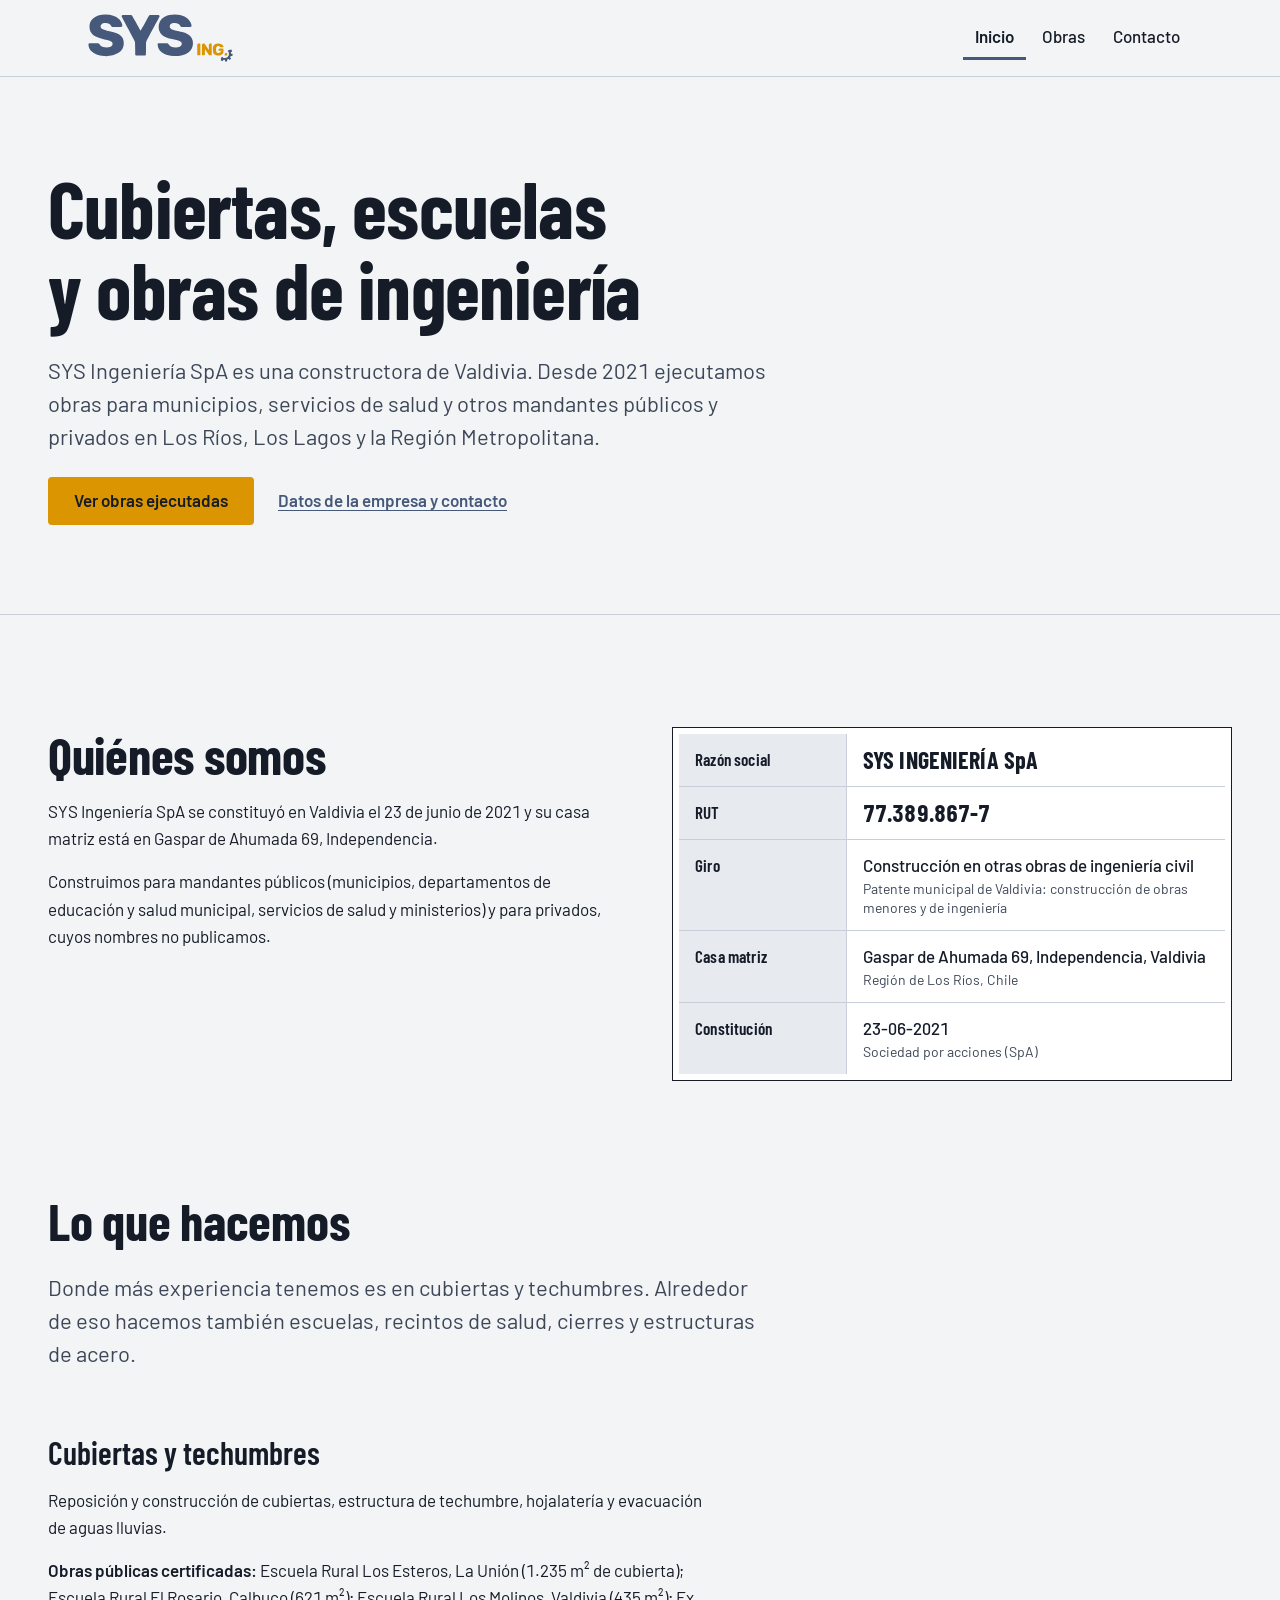
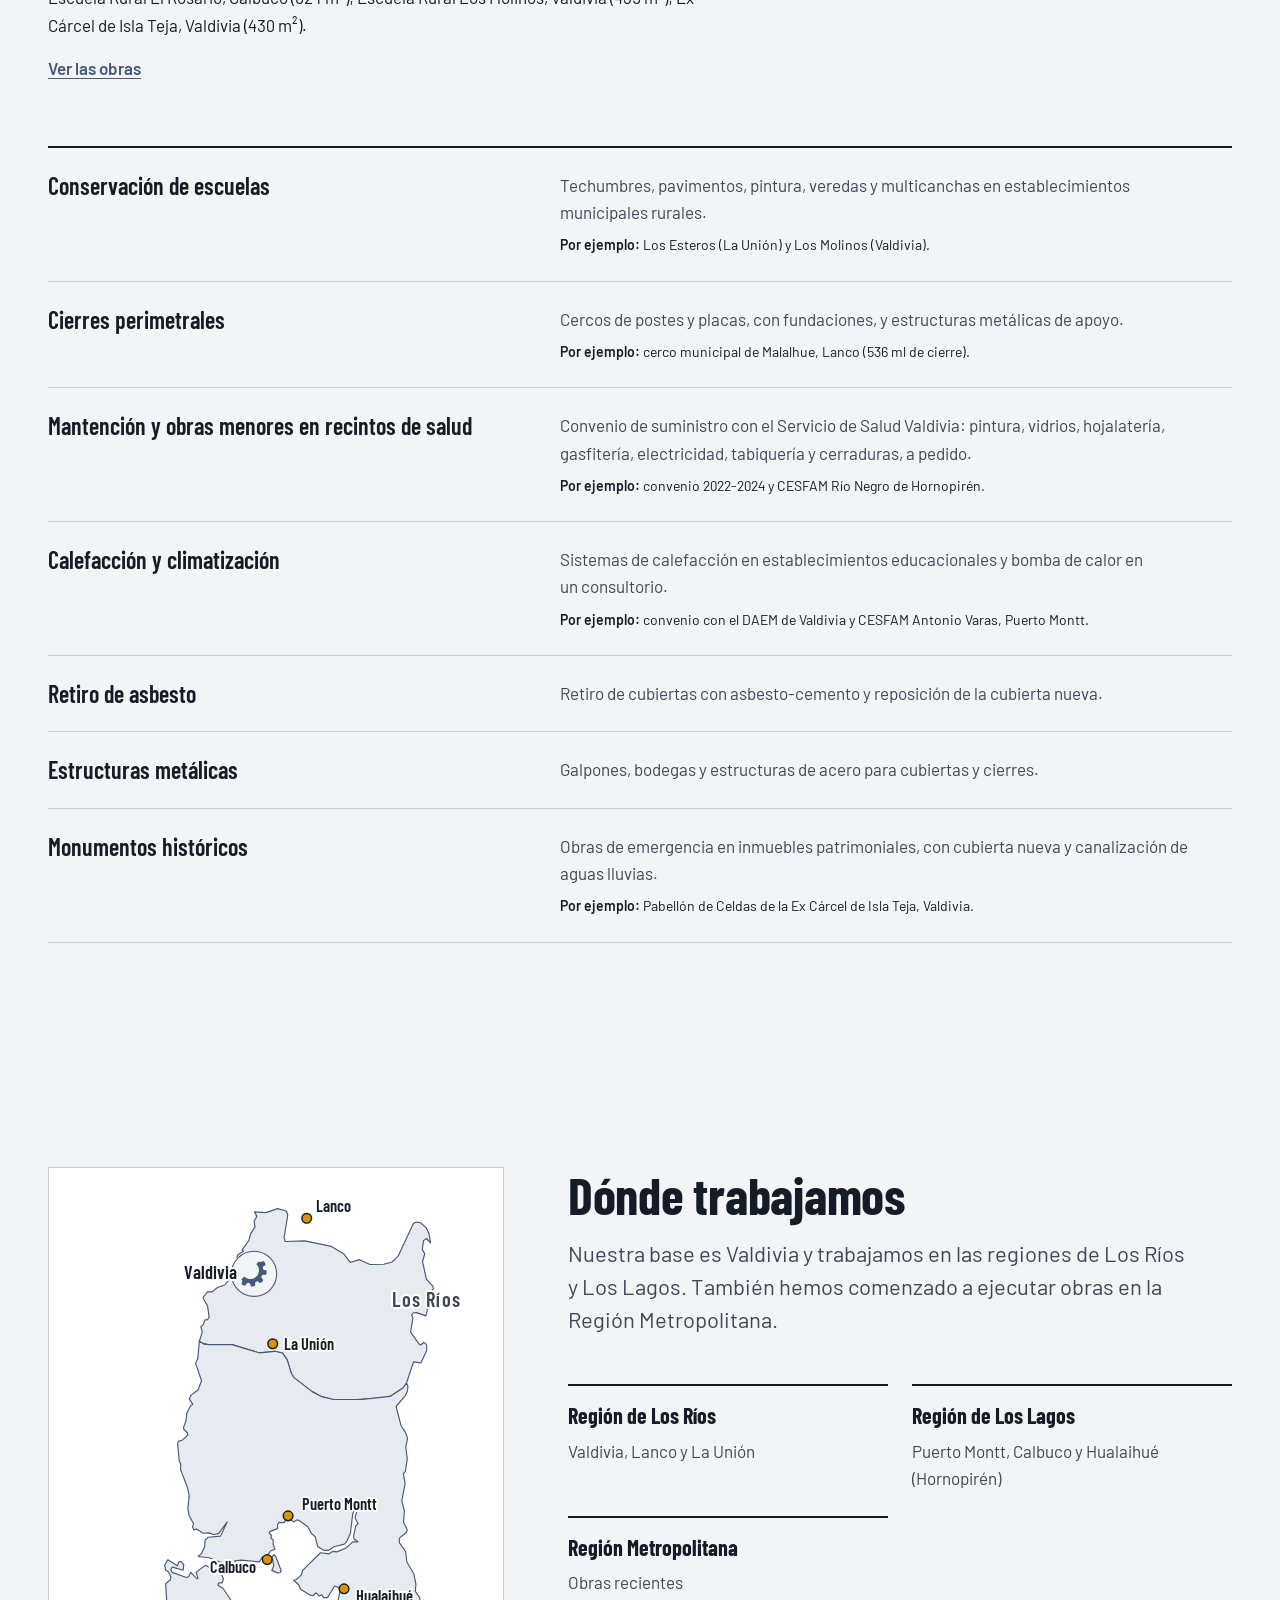
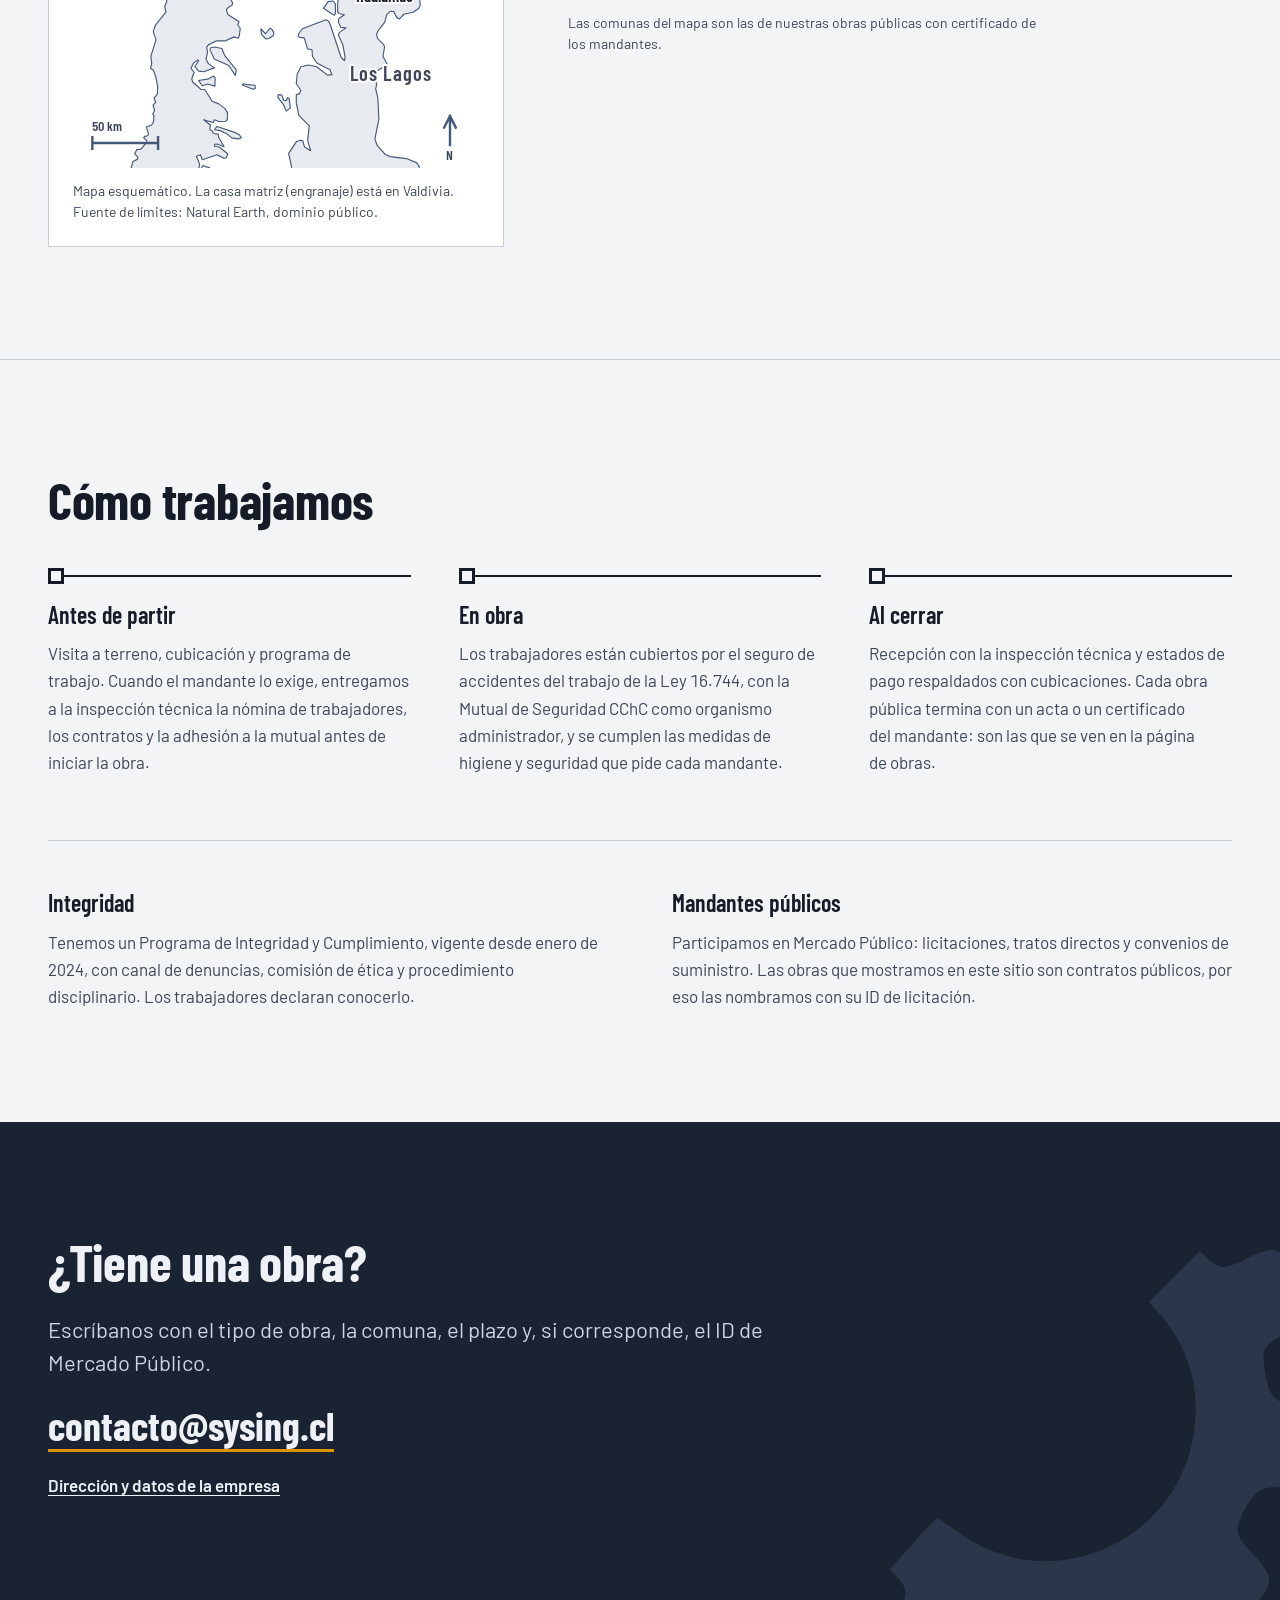
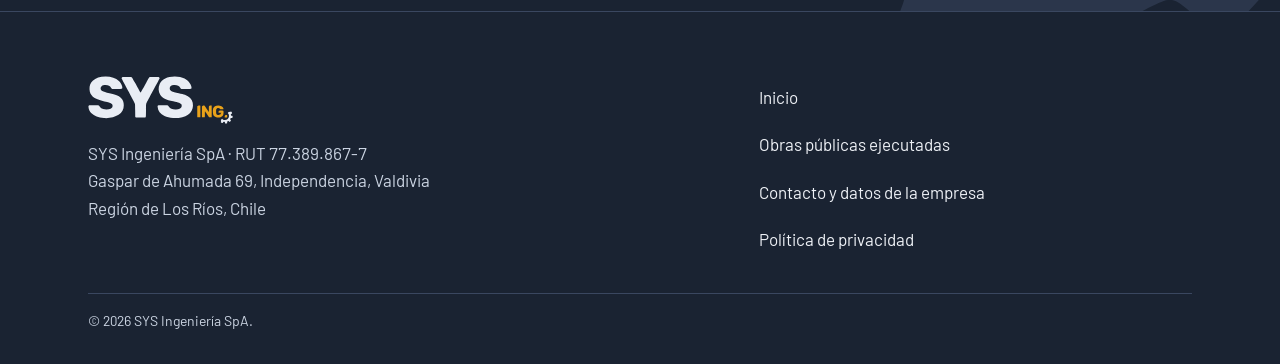
<file: index.html>
<!doctype html>
<html lang="es-CL">
<head>
<meta charset="utf-8">
<meta name="viewport" content="width=device-width,initial-scale=1">
<title>SYS Ingeniería SpA | Constructora en Valdivia, Los Ríos y Los Lagos</title>
<meta name="description" content="SYS Ingeniería SpA, constructora de Valdivia. Cubiertas y techumbres, conservación de escuelas, cierres perimetrales y obras en recintos de salud en Los Ríos y Los Lagos.">
<meta name="robots" content="index,follow">
<meta name="theme-color" content="#F2F4F6" media="(prefers-color-scheme: light)">
<meta name="theme-color" content="#10151D" media="(prefers-color-scheme: dark)">
<link rel="canonical" href="https://sysing.cl/">
<link rel="icon" href="assets/img/favicon.svg" type="image/svg+xml">
<link rel="icon" href="assets/img/favicon-32.png" sizes="32x32" type="image/png">
<link rel="apple-touch-icon" href="assets/img/apple-touch-icon.png">
<link rel="preload" href="assets/fonts/barlow-condensed-700.woff2" as="font" type="font/woff2" crossorigin>
<link rel="preload" href="assets/fonts/barlow-400.woff2" as="font" type="font/woff2" crossorigin>
<link rel="stylesheet" href="assets/css/sitio.css">
<meta property="og:type" content="website">
<meta property="og:locale" content="es_CL">
<meta property="og:site_name" content="SYS Ingeniería SpA">
<meta property="og:title" content="SYS Ingeniería SpA | Constructora en Valdivia, Los Ríos y Los Lagos">
<meta property="og:description" content="SYS Ingeniería SpA, constructora de Valdivia. Cubiertas y techumbres, conservación de escuelas, cierres perimetrales y obras en recintos de salud en Los Ríos y Los Lagos.">
<meta property="og:url" content="https://sysing.cl/">
<meta property="og:image" content="https://sysing.cl/assets/img/og-image.png">
<meta property="og:image:width" content="1200">
<meta property="og:image:height" content="630">
<meta property="og:image:alt" content="Logo de SYS Ingeniería SpA junto a un dibujo técnico de una cercha">
<meta name="twitter:card" content="summary_large_image">

<script type="application/ld+json">{"@context":"https://schema.org","@graph":[{"@type":["Organization","GeneralContractor"],"@id":"https://sysing.cl/#organizacion","email":"contacto@sysing.cl","name":"SYS Ingeniería SpA","legalName":"SYS INGENIERÍA SpA","taxID":"77.389.867-7","foundingDate":"2021-06-23","url":"https://sysing.cl/","logo":"https://sysing.cl/assets/img/logo-sys.svg","image":"https://sysing.cl/assets/img/og-image.png","description":"Constructora de Valdivia. Cubiertas y techumbres, conservación de escuelas, cierres perimetrales y obras menores en recintos de salud para mandantes públicos y privados en Los Ríos, Los Lagos y la Región Metropolitana.","address":{"@type":"PostalAddress","streetAddress":"Gaspar de Ahumada 69, Independencia","addressLocality":"Valdivia","addressRegion":"Región de Los Ríos","addressCountry":"CL"},"areaServed":[{"@type":"AdministrativeArea","name":"Región de Los Ríos"},{"@type":"AdministrativeArea","name":"Región de Los Lagos"}],"knowsAbout":["Cubiertas y techumbres","Conservación de establecimientos educacionales","Cierres perimetrales","Obras menores en recintos de salud","Calefacción","Estructuras metálicas"]},{"@type":"WebSite","@id":"https://sysing.cl/#sitio","url":"https://sysing.cl/","name":"SYS Ingeniería SpA","inLanguage":"es-CL","publisher":{"@id":"https://sysing.cl/#organizacion"}}]}</script>
</head>
<body style="font-variant-numeric:tabular-nums lining-nums">
<a class="salto" href="#contenido">Saltar al contenido</a>
<header class="cab">
  <div class="wrap">
    <a class="logo" href="index.html" aria-label="SYS Ingeniería SpA, inicio">
      <picture><source media="(prefers-color-scheme: dark)" srcset="assets/img/logo-sys-oscuro.svg"><img src="assets/img/logo-sys.svg" width="145" height="48" alt="SYS Ingeniería SpA"></picture>
    </a>
    <nav class="nav" aria-label="Principal"><a href="index.html" aria-current="page">Inicio</a><a href="obras.html">Obras</a><a href="contacto.html">Contacto</a></nav>
  </div>
</header>
<main id="contenido">

<section class="hero" aria-labelledby="h-hero">
  <div class="wrap">
    <div class="hero-txt">
      <h1 id="h-hero">Cubiertas, escuelas y obras de ingeniería</h1>
      <p class="lead">SYS Ingeniería SpA es una constructora de Valdivia. Desde 2021 ejecutamos obras para municipios, servicios de salud y otros mandantes públicos y privados en Los Ríos, Los Lagos y la Región Metropolitana.</p>
      <div class="acciones">
        <a class="btn btn-pri" href="obras.html">Ver obras ejecutadas</a>
        <a class="enlace-fuerte" href="contacto.html">Datos de la empresa y contacto</a>
      </div>
    </div>
  </div>
</section>

<section class="sec" id="quienes-somos" aria-labelledby="h-quienes" style="border-top:1px solid var(--line)">
  <div class="wrap dos">
    <div class="a6 texto">
      <h2 id="h-quienes">Quiénes somos</h2>
      <p>SYS Ingeniería SpA se constituyó en Valdivia el 23 de junio de 2021 y su casa matriz está en Gaspar de Ahumada 69, Independencia.</p>
      <p>Construimos para mandantes públicos (municipios, departamentos de educación y salud municipal, servicios de salud y ministerios) y para privados, cuyos nombres no publicamos.</p>
    </div>
    <div class="a6">
      <dl class="datos" aria-label="Datos de la empresa">
        <div><dt>Razón social</dt><dd class="grande">SYS INGENIERÍA SpA</dd></div>
        <div><dt>RUT</dt><dd class="num grande">77.389.867-7</dd></div>
        <div><dt>Giro</dt><dd>Construcción en otras obras de ingeniería civil<small>Patente municipal de Valdivia: construcción de obras menores y de ingeniería</small></dd></div>
        <div><dt>Casa matriz</dt><dd>Gaspar de Ahumada 69, Independencia, Valdivia<small>Región de Los Ríos, Chile</small></dd></div>
        <div><dt>Constitución</dt><dd class="num">23-06-2021<small>Sociedad por acciones (SpA)</small></dd></div>
      </dl>
    </div>
  </div>
</section>

<section class="sec" id="especialidades" aria-labelledby="h-esp" style="padding-top:0">
  <div class="wrap">
    <h2 id="h-esp">Lo que hacemos</h2>
    <p class="lead" style="margin-bottom:var(--s8)">Donde más experiencia tenemos es en cubiertas y techumbres. Alrededor de eso hacemos también escuelas, recintos de salud, cierres y estructuras de acero.</p>

    <div class="destacada">
      <div class="tx texto">
        <h3 style="font-size:2rem">Cubiertas y techumbres</h3>
        <p>Reposición y construcción de cubiertas, estructura de techumbre, hojalatería y evacuación de aguas lluvias.</p>
        <p><b>Obras públicas certificadas:</b> Escuela Rural Los Esteros, La Unión (1.235 m² de cubierta); Escuela Rural El Rosario, Calbuco (621 m²); Escuela Rural Los Molinos, Valdivia (435 m²); Ex Cárcel de Isla Teja, Valdivia (430 m²).</p>
        <a class="enlace-fuerte" href="obras.html">Ver las obras</a>
      </div>
    </div>

    <ul class="partidas">
      <li><h3>Conservación de escuelas</h3><div><p>Techumbres, pavimentos, pintura, veredas y multicanchas en establecimientos municipales rurales.</p><span class="ej"><b>Por ejemplo:</b> Los Esteros (La Unión) y Los Molinos (Valdivia).</span></div></li>
      <li><h3>Cierres perimetrales</h3><div><p>Cercos de postes y placas, con fundaciones, y estructuras metálicas de apoyo.</p><span class="ej"><b>Por ejemplo:</b> cerco municipal de Malalhue, Lanco (536 ml de cierre).</span></div></li>
      <li><h3>Mantención y obras menores en recintos de salud</h3><div><p>Convenio de suministro con el Servicio de Salud Valdivia: pintura, vidrios, hojalatería, gasfitería, electricidad, tabiquería y cerraduras, a pedido.</p><span class="ej"><b>Por ejemplo:</b> convenio 2022-2024 y CESFAM Río Negro de Hornopirén.</span></div></li>
      <li><h3>Calefacción y climatización</h3><div><p>Sistemas de calefacción en establecimientos educacionales y bomba de calor en un consultorio.</p><span class="ej"><b>Por ejemplo:</b> convenio con el DAEM de Valdivia y CESFAM Antonio Varas, Puerto Montt.</span></div></li>
      <li><h3>Retiro de asbesto</h3><div><p>Retiro de cubiertas con asbesto-cemento y reposición de la cubierta nueva.</p></div></li>
      <!-- PENDIENTE-ALEX: antes de mantener "Retiro de asbesto" confirmar que SYS cuenta con la autorización sanitaria y el plan de trabajo vigentes exigidos para ese retiro; no hay certificado de asbesto en los antecedentes (solo órdenes de compra de subcontratos). -->
      <li><h3>Estructuras metálicas</h3><div><p>Galpones, bodegas y estructuras de acero para cubiertas y cierres.</p></div></li>
      <li><h3>Monumentos históricos</h3><div><p>Obras de emergencia en inmuebles patrimoniales, con cubierta nueva y canalización de aguas lluvias.</p><span class="ej"><b>Por ejemplo:</b> Pabellón de Celdas de la Ex Cárcel de Isla Teja, Valdivia.</span></div></li>
    </ul>
  </div>
</section>



<section class="sec" id="zonas" aria-labelledby="h-zonas">
  <div class="wrap dos">
    <div class="a5">
      <figure class="marco" style="margin:0">
        <svg class="mapa" viewBox="0 0 420 596" role="img" aria-labelledby="t-mapa"><title id="t-mapa">Mapa esquemático de las regiones de Los Ríos y Los Lagos con las comunas donde SYS ejecutó obras públicas</title><defs><clipPath id="cm"><rect width="420" height="596"/></clipPath></defs><g clip-path="url(#cm)"><path class="m-reg" d="M369.9 52.8L365.8 48.1L362.6 50.3L361.4 59.6L363.9 63.9L361.6 71.9L365.6 90.2L372.2 97.4L372.7 99.6L367.6 112.5L365.5 114.6L366.5 122.4L365.1 128.1L355.7 124.8L351.8 125.2L350.3 127.2L351.6 130.7L349.2 144.9L358.4 157.9L359.8 158.3L362.6 155.7L364.8 156.7L366.1 159.1L365.7 164.5L359.9 176.8L352.3 175.8L345.0 197.6L341.4 202.8L327.9 211.5L321.2 213.0L284.1 215.2L269.4 214.7L257.2 211.7L247.4 206.5L228.6 192.0L225.9 187.8L221.5 173.4L216.5 166.5L208.7 164.8L193.0 166.5L164.5 157.9L139.9 157.9L132.4 156.1L130.7 154.4L133.8 144.7L132.2 139.6L134.6 137.5L136.5 132.3L139.1 132.1L140.8 129.7L139.2 117.8L134.6 109.9L134.9 108.5L139.2 103.3L143.9 103.3L149.5 98.8L157.0 96.2L162.7 89.0L165.3 87.8L168.4 89.6L171.0 99.5L172.7 98.2L173.0 91.7L170.1 83.6L172.7 74.4L169.6 67.1L170.7 64.6L176.4 61.3L175.0 59.9L181.9 50.2L183.6 43.6L188.3 36.1L187.3 30.2L190.2 25.2L187.7 20.5L199.5 21.3L211.7 17.2L220.6 19.6L222.2 23.8L218.4 46.9L219.5 51.2L239.7 50.5L267.3 56.3L280.0 63.8L286.8 72.9L296.3 70.0L307.3 75.0L321.5 74.7L330.1 72.4L336.3 66.4L352.1 32.6L355.3 31.0L359.7 31.9L365.4 37.1L368.3 43.2L369.9 52.8Z"/><path class="m-reg" d="M355.4 415.0L358.8 419.9L359.1 427.7L357.6 430.8L351.7 434.7L342.3 436.8L337.8 441.7L335.1 440.3L331.7 434.0L328.1 433.9L324.7 436.9L322.5 444.9L315.0 454.8L314.0 458.4L315.4 462.3L321.3 467.9L322.3 470.7L320.7 480.5L324.7 487.7L324.4 489.1L315.3 495.0L312.9 499.1L312.3 504.5L314.3 509.2L313.1 514.0L315.4 523.7L316.4 545.4L312.3 565.8L314.5 572.3L323.0 581.9L328.1 584.1L344.9 586.1L355.3 590.3L358.4 594.7L356.7 600.0L357.5 610.5L356.3 612.3L351.3 611.2L340.3 614.6L339.1 621.5L335.9 625.1L336.4 630.4L334.3 632.9L336.3 634.9L339.8 633.8L344.1 635.8L345.2 641.2L342.6 645.1L343.5 647.3L351.8 648.1L361.6 656.8L362.2 669.2L351.5 675.5L349.7 680.4L350.1 682.8L352.2 683.8L357.0 682.4L356.2 691.0L360.0 693.7L367.8 705.8L366.7 710.8L358.1 723.7L352.3 716.9L332.9 710.9L319.1 710.5L314.5 708.8L307.3 698.8L298.5 691.5L299.5 685.6L289.7 676.6L281.4 676.8L270.7 682.6L265.4 683.3L257.8 679.6L242.0 675.5L235.5 662.0L232.8 663.7L229.8 671.0L224.1 669.7L210.9 676.1L209.4 674.0L210.7 671.0L217.1 666.5L218.7 659.7L226.4 657.7L225.1 654.8L218.2 655.6L212.7 654.5L203.0 635.5L206.0 623.7L206.1 613.7L209.3 609.5L225.6 601.5L226.1 594.7L223.1 580.8L231.0 568.8L235.5 567.1L237.8 568.1L239.5 574.2L245.8 578.0L242.8 567.3L244.4 552.3L233.6 541.5L231.0 528.4L231.0 520.2L234.3 518.9L235.7 515.4L231.0 508.7L231.9 498.9L235.7 491.1L243.6 489.3L252.0 491.1L263.4 499.8L268.0 499.3L265.8 494.2L252.2 487.2L247.7 480.3L247.3 473.6L242.6 472.6L239.2 461.2L234.5 460.8L233.1 459.5L233.4 457.0L237.3 451.8L261.7 442.5L264.2 443.8L265.9 446.9L277.4 481.6L280.8 484.9L281.5 481.4L279.2 468.5L274.6 458.6L275.4 455.8L282.4 450.9L277.0 450.4L274.6 445.1L275.1 441.3L280.8 437.3L275.2 436.0L273.8 434.3L273.8 424.8L276.5 411.4L274.2 408.9L270.5 407.6L263.3 419.7L259.1 419.7L257.3 416.5L254.9 418.1L251.2 414.6L248.6 417.4L245.5 417.1L235.4 410.9L233.4 406.3L228.3 401.6L231.2 400.8L236.4 396.1L237.3 391.7L256.0 373.2L264.5 374.4L268.5 371.8L273.0 372.3L282.0 368.6L289.4 361.9L294.8 361.9L290.8 358.9L290.2 356.6L292.5 345.4L294.8 343.2L291.7 337.0L295.1 325.3L294.8 321.6L292.7 319.6L290.7 320.2L290.1 322.5L292.5 325.7L289.4 332.9L286.9 353.2L283.0 361.7L280.8 364.3L270.1 367.0L264.2 370.8L260.0 370.8L253.2 367.1L250.5 356.6L246.6 353.2L243.0 346.2L233.5 339.5L231.1 339.4L228.7 341.3L221.6 337.0L218.2 342.0L213.2 341.8L211.6 344.0L211.6 348.2L203.9 351.1L203.0 352.6L205.4 355.7L204.5 357.7L207.2 360.2L206.9 364.5L209.0 369.4L204.4 371.4L199.6 378.0L196.0 377.4L192.8 382.6L174.4 380.9L167.2 381.5L168.8 384.6L166.3 383.8L159.5 385.7L140.8 378.4L129.4 377.1L133.0 373.8L136.2 367.0L136.6 360.3L139.7 357.2L152.7 356.0L159.5 341.2L150.8 353.2L145.8 354.6L140.8 352.6L134.7 353.0L127.7 348.7L125.1 349.5L123.7 346.5L124.7 343.1L120.1 334.6L118.8 327.8L120.2 314.3L118.6 306.2L111.3 287.2L111.5 281.6L109.9 278.4L108.2 260.0L109.2 258.0L113.3 256.5L118.7 251.5L118.5 249.3L114.8 245.7L114.3 243.6L116.8 237.0L117.8 228.6L121.7 221.2L123.9 219.7L120.2 213.8L122.5 209.9L129.3 204.9L133.0 195.3L126.8 177.3L129.1 172.1L130.7 154.4L135.2 157.3L139.9 157.9L164.5 157.9L193.0 166.5L208.7 164.8L216.5 166.5L221.5 173.4L225.9 187.8L228.6 192.0L247.4 206.5L257.2 211.7L269.4 214.7L299.2 214.5L327.9 211.5L341.4 202.8L345.0 197.6L346.5 200.7L345.9 206.2L343.6 210.9L334.2 221.9L339.3 241.5L343.8 248.4L346.1 254.8L344.2 264.0L345.8 276.0L343.8 289.3L341.7 291.2L343.6 301.7L340.1 319.6L342.8 330.0L341.9 341.5L345.8 349.7L344.7 352.3L337.6 358.1L337.6 362.7L344.1 372.1L345.4 382.8L352.6 395.0L354.8 405.9L354.1 413.0L355.4 415.0ZM146.3 556.3L148.9 552.9L167.9 559.3L172.0 561.5L174.2 564.6L171.2 565.7L164.6 565.0L158.6 560.1L152.2 557.2L146.3 556.3ZM147.0 502.5L146.8 511.2L139.4 509.0L133.8 510.8L130.0 505.4L140.4 503.6L145.2 500.8L147.0 502.5ZM168.9 494.4L167.9 500.1L161.2 489.8L146.1 483.2L141.7 473.4L142.3 471.5L146.8 470.7L154.0 472.3L156.8 479.3L168.9 494.4ZM205.7 452.4L207.5 455.3L207.4 458.7L202.5 461.9L199.6 462.4L195.0 457.7L194.4 451.9L199.2 457.0L203.6 451.4L205.7 452.4ZM267.6 436.3L259.1 430.7L263.9 423.7L269.0 423.1L271.4 426.1L271.5 436.0L270.4 437.8L267.6 436.3ZM64.2 608.5L60.9 610.0L59.1 606.6L56.6 605.3L55.9 601.9L59.5 598.7L62.0 589.1L66.8 586.7L67.2 584.8L63.8 581.1L66.1 576.8L70.4 576.3L76.1 569.4L76.3 567.5L73.1 564.6L74.1 563.1L77.3 562.5L78.1 560.5L75.8 553.4L81.4 551.4L83.2 548.2L83.8 541.9L82.6 540.1L84.4 536.4L82.8 530.8L85.5 527.9L83.8 523.5L87.2 519.6L87.6 511.8L85.8 502.3L83.2 494.7L80.2 492.6L81.4 488.0L80.6 480.2L85.9 463.1L83.0 455.1L84.1 451.5L85.5 447.7L96.1 434.7L94.9 428.6L97.0 423.8L95.9 406.7L96.1 405.0L100.8 401.1L101.2 398.1L98.7 392.9L95.7 391.3L94.9 385.7L98.1 380.5L107.9 386.7L109.6 382.6L111.6 382.2L114.6 385.6L114.0 391.3L102.9 388.1L101.1 390.5L102.6 393.5L117.4 398.8L119.6 398.0L121.9 393.4L128.3 400.2L129.4 399.4L127.4 393.6L131.0 390.4L137.2 386.2L143.6 389.8L145.4 385.8L150.1 384.6L154.7 390.9L156.7 389.9L158.7 390.9L153.5 395.4L155.6 400.2L154.3 404.3L150.9 404.3L150.0 406.8L155.1 409.9L164.9 424.4L164.9 427.1L159.6 430.6L158.7 432.6L160.2 437.0L171.8 444.6L170.3 447.7L173.0 451.3L172.0 459.3L170.7 461.7L166.5 460.2L157.9 464.3L148.5 464.3L140.1 468.5L138.3 470.9L139.2 476.6L137.5 483.4L140.1 487.9L146.3 492.3L135.3 496.3L130.1 495.6L126.0 491.1L129.9 484.9L129.1 484.0L124.6 487.2L122.1 492.7L125.3 496.8L122.9 503.6L123.8 506.9L132.2 514.4L136.5 514.9L143.9 526.8L150.3 529.3L157.0 534.2L159.8 538.6L159.6 545.9L157.8 547.5L150.8 547.8L146.3 545.9L145.1 548.8L135.3 545.9L142.3 551.7L141.5 556.3L144.3 557.5L145.1 560.2L150.1 560.8L150.9 564.6L156.3 573.9L149.0 571.1L146.6 571.3L146.2 573.4L151.2 574.1L160.0 581.1L158.7 585.3L156.2 585.7L148.9 582.1L133.8 587.3L131.8 582.1L127.6 583.8L131.0 591.7L130.0 597.6L131.1 600.2L136.5 604.9L140.1 610.4L140.1 612.7L138.5 613.8L132.6 613.8L139.4 618.9L139.7 620.9L138.3 623.5L132.7 625.2L124.9 620.3L124.8 627.8L121.7 626.6L119.5 629.9L116.1 629.6L110.2 621.0L105.2 621.7L103.1 624.6L99.2 621.0L96.1 620.7L93.2 622.8L92.5 626.6L87.4 619.8L83.4 617.6L79.4 618.1L77.7 615.8L68.9 614.3L64.2 608.5ZM205.7 391.4L207.7 386.7L205.9 377.0L208.1 375.3L209.6 376.9L215.3 391.5L214.6 393.6L211.6 394.0L205.7 391.4ZM73.4 618.8L73.6 624.6L76.0 627.2L76.0 628.3L73.5 629.0L73.0 630.5L69.9 629.0L71.1 620.5L73.4 618.8ZM137.2 594.4L141.2 595.5L142.2 600.6L140.6 602.9L137.6 600.9L134.1 598.6L133.2 594.9L134.6 593.2L137.2 594.4ZM214.6 520.0L216.2 520.7L217.8 525.8L220.4 526.3L222.0 523.1L223.6 524.2L224.9 533.7L220.6 537.0L217.5 530.0L211.9 522.8L212.2 520.2L214.6 520.0ZM180.8 509.7L188.3 510.3L188.6 513.3L186.1 514.4L175.2 510.0L176.6 508.7L180.8 509.7Z"/></g><text class="m-reg-txt" x="366" y="119" text-anchor="middle" transform="rotate(0)">Los Ríos</text><text class="m-reg-txt" x="329" y="506" text-anchor="middle">Los Lagos</text><circle class="m-pt" cx="241.8" cy="27.2" r="5"/><text class="m-txt" x="251.8" y="21.2" text-anchor="start">Lanco</text><circle class="m-pt" cx="206.6" cy="157.0" r="5"/><text class="m-txt" x="218.6" y="163.0" text-anchor="start">La Unión</text><circle class="m-pt" cx="222.5" cy="335.0" r="5"/><text class="m-txt" x="236.5" y="329.0" text-anchor="start">Puerto Montt</text><circle class="m-pt" cx="200.9" cy="380.3" r="5"/><text class="m-txt" x="188.9" y="394.3" text-anchor="end">Calbuco</text><circle class="m-pt" cx="280.4" cy="410.5" r="5"/><text class="m-txt" x="292.4" y="424.5" text-anchor="start">Hualaihué</text><g transform="translate(174.3 71.5) scale(0.2185) translate(-1366 -397)"><circle class="m-gear-bg" cx="1425.5" cy="457.0" r="107"/><path class="m-gear" d="M1410.1 516.2C1409.5 515.0 1408.7 512.0 1408.3 509.4C1407.5 503.4 1405.5 501.5 1399.3 500.6C1392.5 499.7 1391.4 500.4 1388.0 507.0C1384.3 514.4 1382.8 514.8 1373.7 510.2C1365.4 505.9 1364.7 504.3 1368.0 496.6C1370.5 490.6 1370.5 489.2 1367.9 486.4L1365.7 484.1L1372.0 477.0C1375.4 473.2 1378.4 470.0 1378.6 470.0C1378.8 470.0 1380.9 471.5 1383.3 473.3C1409.3 493.2 1446.5 476.2 1448.7 443.4C1449.5 432.5 1445.9 422.1 1438.9 414.5L1436.0 411.4L1443.0 404.5L1449.9 397.6L1452.3 399.8C1455.3 402.6 1456.9 402.6 1463.1 399.4C1470.3 395.8 1471.8 396.4 1476.3 404.0C1481.4 412.7 1481.1 415.6 1474.9 419.0C1467.1 423.2 1466.7 423.8 1467.5 429.5C1468.4 436.8 1470.1 438.7 1475.7 439.5C1485.8 440.9 1486.3 441.6 1484.8 452.4C1483.4 462.1 1482.0 463.4 1474.0 462.1C1467.4 461.0 1465.0 462.2 1462.0 468.0C1459.2 473.5 1459.4 474.7 1464.5 480.1C1470.4 486.4 1470.3 488.1 1463.3 495.2C1456.4 502.2 1455.2 502.3 1448.4 496.5C1442.3 491.2 1442.4 491.3 1436.0 494.5C1430.4 497.4 1430.6 496.9 1430.5 507.0C1430.5 515.9 1429.7 516.5 1418.3 517.6C1411.8 518.2 1411.1 518.1 1410.1 516.2Z"/></g><text class="m-txt m-txt-b" x="169.3" y="89.5" text-anchor="end">Valdivia</text><path class="t-str" d="M20 570h68M20 564v12M88 564v12"/><text class="m-txt-sub" x="20" y="558">50 km</text><path class="t-str" d="M390 572v-30M390 542l-6 12M390 542l6 12"/><text class="m-txt-sub" x="390" y="588" text-anchor="middle">N</text></svg>
        <figcaption class="small" style="margin-top:var(--s3)">Mapa esquemático. La casa matriz (engranaje) está en Valdivia. Fuente de límites: Natural Earth, dominio público.</figcaption>
      </figure>
    </div>
    <div class="a7 texto">
      <h2 id="h-zonas">Dónde trabajamos</h2>
      <p class="lead">Nuestra base es Valdivia y trabajamos en las regiones de Los Ríos y Los Lagos. También hemos comenzado a ejecutar obras en la Región Metropolitana.</p>
      <dl class="comunas">
        <div><dt>Región de Los Ríos</dt><dd>Valdivia, Lanco y La Unión</dd></div>
        <div><dt>Región de Los Lagos</dt><dd>Puerto Montt, Calbuco y Hualaihué (Hornopirén)</dd></div>
        <div><dt>Región Metropolitana</dt><dd>Obras recientes</dd></div>
      </dl>
      <p class="small">Las comunas del mapa son las de nuestras obras públicas con certificado de los mandantes. <!-- PENDIENTE-ALEX: la RM se menciona sin comunas porque no hay certificados de esas obras aún; agregar comunas cuando existan certificados. --></p>
    </div>
  </div>
</section>

<section class="sec" id="como-trabajamos" aria-labelledby="h-como" style="border-top:1px solid var(--line)">
  <div class="wrap">
    <h2 id="h-como">Cómo trabajamos</h2>
    <ol class="etapas">
      <li><h3>Antes de partir</h3><p>Visita a terreno, cubicación y programa de trabajo. Cuando el mandante lo exige, entregamos a la inspección técnica la nómina de trabajadores, los contratos y la adhesión a la mutual antes de iniciar la obra.</p></li>
      <li><h3>En obra</h3><p>Los trabajadores están cubiertos por el seguro de accidentes del trabajo de la Ley 16.744, con la Mutual de Seguridad CChC como organismo administrador, y se cumplen las medidas de higiene y seguridad que pide cada mandante.</p></li>
      <!-- PENDIENTE-ALEX: confirmar que la adhesión a la Mutual de Seguridad CChC está vigente (el último certificado de adhesión del Drive venció el 31-08-2025) y pedir el certificado de siniestralidad 2026 antes de publicar cifras de siniestralidad. -->
      <li><h3>Al cerrar</h3><p>Recepción con la inspección técnica y estados de pago respaldados con cubicaciones. Cada obra pública termina con un acta o un certificado del mandante: son las que se ven en la página de obras.</p></li>
    </ol>
    <div class="pares">
      <div><h3>Integridad</h3><p>Tenemos un Programa de Integridad y Cumplimiento, vigente desde enero de 2024, con canal de denuncias, comisión de ética y procedimiento disciplinario. Los trabajadores declaran conocerlo.</p></div>
      <!-- PENDIENTE-ALEX: el documento del programa de integridad se armó sobre una plantilla de otra empresa (portada y un párrafo con otro nombre). Corregir el .docx antes de mostrarlo a un mandante. -->
      <div><h3>Mandantes públicos</h3><p>Participamos en Mercado Público: licitaciones, tratos directos y convenios de suministro. Las obras que mostramos en este sitio son contratos públicos, por eso las nombramos con su ID de licitación.</p></div>
    </div>
  </div>
</section>

<section class="sec banda cierre" aria-labelledby="h-cierre">
  <svg class="deco" aria-hidden="true" focusable="false" viewBox="1363 394 125 126"><path fill-rule="evenodd" d="M1410.1 516.2C1409.5 515.0 1408.7 512.0 1408.3 509.4C1407.5 503.4 1405.5 501.5 1399.3 500.6C1392.5 499.7 1391.4 500.4 1388.0 507.0C1384.3 514.4 1382.8 514.8 1373.7 510.2C1365.4 505.9 1364.7 504.3 1368.0 496.6C1370.5 490.6 1370.5 489.2 1367.9 486.4L1365.7 484.1L1372.0 477.0C1375.4 473.2 1378.4 470.0 1378.6 470.0C1378.8 470.0 1380.9 471.5 1383.3 473.3C1409.3 493.2 1446.5 476.2 1448.7 443.4C1449.5 432.5 1445.9 422.1 1438.9 414.5L1436.0 411.4L1443.0 404.5L1449.9 397.6L1452.3 399.8C1455.3 402.6 1456.9 402.6 1463.1 399.4C1470.3 395.8 1471.8 396.4 1476.3 404.0C1481.4 412.7 1481.1 415.6 1474.9 419.0C1467.1 423.2 1466.7 423.8 1467.5 429.5C1468.4 436.8 1470.1 438.7 1475.7 439.5C1485.8 440.9 1486.3 441.6 1484.8 452.4C1483.4 462.1 1482.0 463.4 1474.0 462.1C1467.4 461.0 1465.0 462.2 1462.0 468.0C1459.2 473.5 1459.4 474.7 1464.5 480.1C1470.4 486.4 1470.3 488.1 1463.3 495.2C1456.4 502.2 1455.2 502.3 1448.4 496.5C1442.3 491.2 1442.4 491.3 1436.0 494.5C1430.4 497.4 1430.6 496.9 1430.5 507.0C1430.5 515.9 1429.7 516.5 1418.3 517.6C1411.8 518.2 1411.1 518.1 1410.1 516.2Z"/></svg>
  <div class="wrap">
    <h2 id="h-cierre">¿Tiene una obra?</h2>
    <p class="lead" style="margin-top:var(--s4)">Escríbanos con el tipo de obra, la comuna, el plazo y, si corresponde, el ID de Mercado Público.</p>
    <a class="corre" href="mailto:contacto@sysing.cl">contacto@sysing.cl</a>
    <p style="margin-top:var(--s5)"><a class="enlace-fuerte" href="contacto.html">Dirección y datos de la empresa</a></p>
  </div>
</section>

</main>
<footer class="pie">
  <div class="wrap">
    <div>
      <img src="assets/img/logo-sys-oscuro.svg" width="145" height="48" alt="SYS Ingeniería SpA">
      <address>SYS Ingeniería SpA · RUT 77.389.867-7<br>Gaspar de Ahumada 69, Independencia, Valdivia<br>Región de Los Ríos, Chile</address>
    </div>
    <nav aria-label="Pie de página"><ul>
      <li><a href="index.html">Inicio</a></li>
      <li><a href="obras.html">Obras públicas ejecutadas</a></li>
      <li><a href="contacto.html">Contacto y datos de la empresa</a></li>
      <li><a href="privacidad.html">Política de privacidad</a></li>
    </ul></nav>
    <p class="legal">© 2026 SYS Ingeniería SpA.</p>
  </div>
</footer>
</body>
</html>
</file>
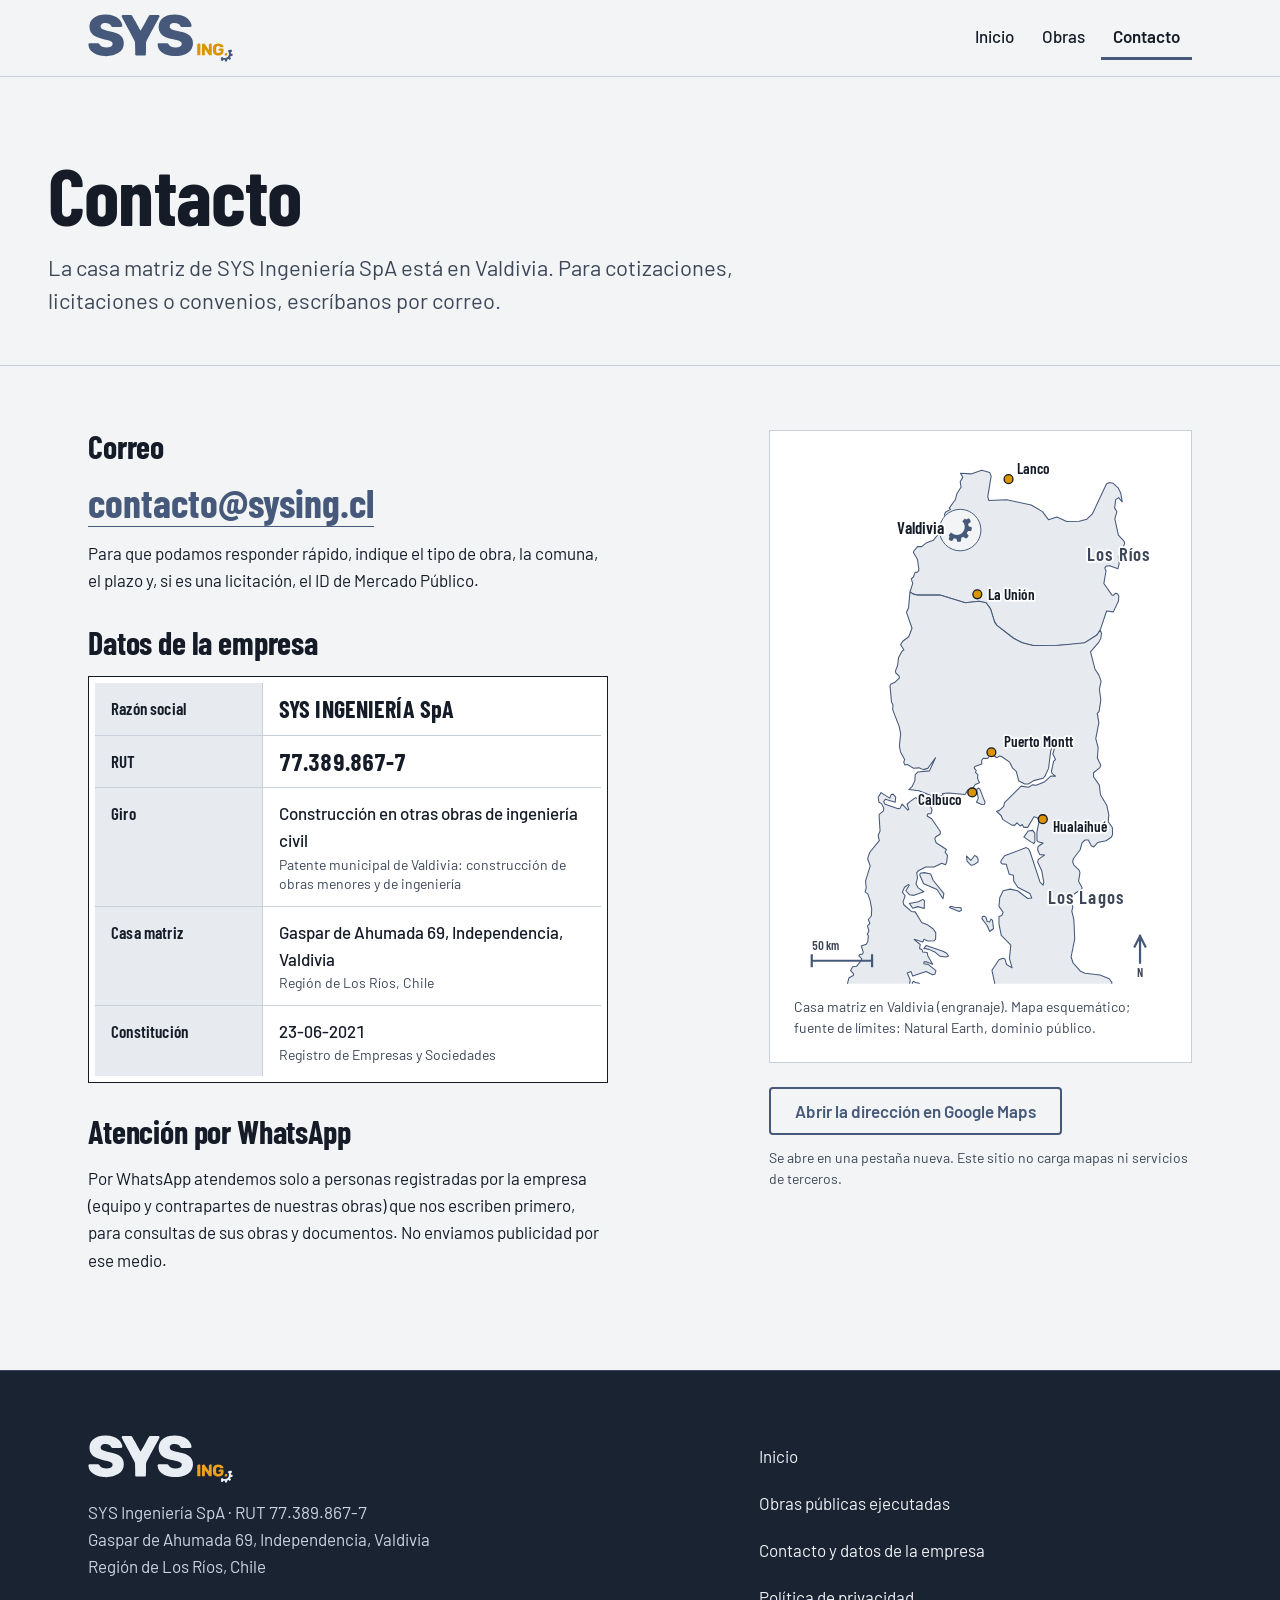
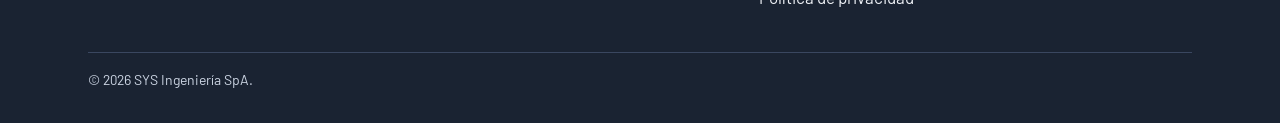
<file: contacto.html>
<!doctype html>
<html lang="es-CL">
<head>
<meta charset="utf-8">
<meta name="viewport" content="width=device-width,initial-scale=1">
<title>Contacto y datos de la empresa | SYS Ingeniería SpA</title>
<meta name="description" content="Datos de SYS INGENIERÍA SpA: RUT 77.389.867-7, casa matriz en Gaspar de Ahumada 69, Independencia, Valdivia, Región de Los Ríos. Correo de contacto y mapa.">
<meta name="robots" content="index,follow">
<meta name="theme-color" content="#F2F4F6" media="(prefers-color-scheme: light)">
<meta name="theme-color" content="#10151D" media="(prefers-color-scheme: dark)">
<link rel="canonical" href="https://sysing.cl/contacto.html">
<link rel="icon" href="assets/img/favicon.svg" type="image/svg+xml">
<link rel="icon" href="assets/img/favicon-32.png" sizes="32x32" type="image/png">
<link rel="apple-touch-icon" href="assets/img/apple-touch-icon.png">
<link rel="preload" href="assets/fonts/barlow-condensed-700.woff2" as="font" type="font/woff2" crossorigin>
<link rel="preload" href="assets/fonts/barlow-400.woff2" as="font" type="font/woff2" crossorigin>
<link rel="stylesheet" href="assets/css/sitio.css">
<meta property="og:type" content="website">
<meta property="og:locale" content="es_CL">
<meta property="og:site_name" content="SYS Ingeniería SpA">
<meta property="og:title" content="Contacto y datos de la empresa | SYS Ingeniería SpA">
<meta property="og:description" content="Datos de SYS INGENIERÍA SpA: RUT 77.389.867-7, casa matriz en Gaspar de Ahumada 69, Independencia, Valdivia, Región de Los Ríos. Correo de contacto y mapa.">
<meta property="og:url" content="https://sysing.cl/contacto.html">
<meta property="og:image" content="https://sysing.cl/assets/img/og-image.png">
<meta property="og:image:width" content="1200">
<meta property="og:image:height" content="630">
<meta property="og:image:alt" content="Logo de SYS Ingeniería SpA junto a un dibujo técnico de una cercha">
<meta name="twitter:card" content="summary_large_image">
</head>
<body style="font-variant-numeric:tabular-nums lining-nums">
<a class="salto" href="#contenido">Saltar al contenido</a>
<header class="cab">
  <div class="wrap">
    <a class="logo" href="index.html" aria-label="SYS Ingeniería SpA, inicio">
      <picture><source media="(prefers-color-scheme: dark)" srcset="assets/img/logo-sys-oscuro.svg"><img src="assets/img/logo-sys.svg" width="145" height="48" alt="SYS Ingeniería SpA"></picture>
    </a>
    <nav class="nav" aria-label="Principal"><a href="index.html">Inicio</a><a href="obras.html">Obras</a><a href="contacto.html" aria-current="page">Contacto</a></nav>
  </div>
</header>
<main id="contenido">
<section class="titulo">
  <div class="wrap">
    <h1>Contacto</h1>
    <p class="lead">La casa matriz de SYS Ingeniería SpA está en Valdivia. Para cotizaciones, licitaciones o convenios, escríbanos por correo.</p>
  </div>
</section>

<div class="wrap contacto-grid">
  <div class="a texto" style="gap:var(--s6)">
    <div class="texto">
      <h2 style="font-size:2rem">Correo</h2>
      <a class="correo" href="mailto:contacto@sysing.cl">contacto@sysing.cl</a>
      <p>Para que podamos responder rápido, indique el tipo de obra, la comuna, el plazo y, si es una licitación, el ID de Mercado Público.</p>
    </div>
    <div class="texto">
      <h2 style="font-size:2rem">Datos de la empresa</h2>
      <dl class="datos" aria-label="Datos legales de la empresa">
        <div><dt>Razón social</dt><dd class="grande">SYS INGENIERÍA SpA</dd></div>
        <div><dt>RUT</dt><dd class="num grande">77.389.867-7</dd></div>
        <div><dt>Giro</dt><dd>Construcción en otras obras de ingeniería civil<small>Patente municipal de Valdivia: construcción de obras menores y de ingeniería</small></dd></div>
        <div><dt>Casa matriz</dt><dd>Gaspar de Ahumada 69, Independencia, Valdivia<small>Región de Los Ríos, Chile</small></dd></div>
        <div><dt>Constitución</dt><dd class="num">23-06-2021<small>Registro de Empresas y Sociedades</small></dd></div>
      </dl>
    </div>
    <div class="texto">
      <h2 style="font-size:2rem">Atención por WhatsApp</h2>
      <p>Por WhatsApp atendemos solo a personas registradas por la empresa (equipo y contrapartes de nuestras obras) que nos escriben primero, para consultas de sus obras y documentos. No enviamos publicidad por ese medio.</p>
    </div>
  </div>
  <div class="b">
    <figure class="marco" style="margin:0">
      <svg class="mapa" viewBox="0 0 420 596" role="img" aria-labelledby="t-mapa"><title id="t-mapa">Mapa esquemático de las regiones de Los Ríos y Los Lagos con las comunas donde SYS ejecutó obras públicas</title><defs><clipPath id="cm"><rect width="420" height="596"/></clipPath></defs><g clip-path="url(#cm)"><path class="m-reg" d="M369.9 52.8L365.8 48.1L362.6 50.3L361.4 59.6L363.9 63.9L361.6 71.9L365.6 90.2L372.2 97.4L372.7 99.6L367.6 112.5L365.5 114.6L366.5 122.4L365.1 128.1L355.7 124.8L351.8 125.2L350.3 127.2L351.6 130.7L349.2 144.9L358.4 157.9L359.8 158.3L362.6 155.7L364.8 156.7L366.1 159.1L365.7 164.5L359.9 176.8L352.3 175.8L345.0 197.6L341.4 202.8L327.9 211.5L321.2 213.0L284.1 215.2L269.4 214.7L257.2 211.7L247.4 206.5L228.6 192.0L225.9 187.8L221.5 173.4L216.5 166.5L208.7 164.8L193.0 166.5L164.5 157.9L139.9 157.9L132.4 156.1L130.7 154.4L133.8 144.7L132.2 139.6L134.6 137.5L136.5 132.3L139.1 132.1L140.8 129.7L139.2 117.8L134.6 109.9L134.9 108.5L139.2 103.3L143.9 103.3L149.5 98.8L157.0 96.2L162.7 89.0L165.3 87.8L168.4 89.6L171.0 99.5L172.7 98.2L173.0 91.7L170.1 83.6L172.7 74.4L169.6 67.1L170.7 64.6L176.4 61.3L175.0 59.9L181.9 50.2L183.6 43.6L188.3 36.1L187.3 30.2L190.2 25.2L187.7 20.5L199.5 21.3L211.7 17.2L220.6 19.6L222.2 23.8L218.4 46.9L219.5 51.2L239.7 50.5L267.3 56.3L280.0 63.8L286.8 72.9L296.3 70.0L307.3 75.0L321.5 74.7L330.1 72.4L336.3 66.4L352.1 32.6L355.3 31.0L359.7 31.9L365.4 37.1L368.3 43.2L369.9 52.8Z"/><path class="m-reg" d="M355.4 415.0L358.8 419.9L359.1 427.7L357.6 430.8L351.7 434.7L342.3 436.8L337.8 441.7L335.1 440.3L331.7 434.0L328.1 433.9L324.7 436.9L322.5 444.9L315.0 454.8L314.0 458.4L315.4 462.3L321.3 467.9L322.3 470.7L320.7 480.5L324.7 487.7L324.4 489.1L315.3 495.0L312.9 499.1L312.3 504.5L314.3 509.2L313.1 514.0L315.4 523.7L316.4 545.4L312.3 565.8L314.5 572.3L323.0 581.9L328.1 584.1L344.9 586.1L355.3 590.3L358.4 594.7L356.7 600.0L357.5 610.5L356.3 612.3L351.3 611.2L340.3 614.6L339.1 621.5L335.9 625.1L336.4 630.4L334.3 632.9L336.3 634.9L339.8 633.8L344.1 635.8L345.2 641.2L342.6 645.1L343.5 647.3L351.8 648.1L361.6 656.8L362.2 669.2L351.5 675.5L349.7 680.4L350.1 682.8L352.2 683.8L357.0 682.4L356.2 691.0L360.0 693.7L367.8 705.8L366.7 710.8L358.1 723.7L352.3 716.9L332.9 710.9L319.1 710.5L314.5 708.8L307.3 698.8L298.5 691.5L299.5 685.6L289.7 676.6L281.4 676.8L270.7 682.6L265.4 683.3L257.8 679.6L242.0 675.5L235.5 662.0L232.8 663.7L229.8 671.0L224.1 669.7L210.9 676.1L209.4 674.0L210.7 671.0L217.1 666.5L218.7 659.7L226.4 657.7L225.1 654.8L218.2 655.6L212.7 654.5L203.0 635.5L206.0 623.7L206.1 613.7L209.3 609.5L225.6 601.5L226.1 594.7L223.1 580.8L231.0 568.8L235.5 567.1L237.8 568.1L239.5 574.2L245.8 578.0L242.8 567.3L244.4 552.3L233.6 541.5L231.0 528.4L231.0 520.2L234.3 518.9L235.7 515.4L231.0 508.7L231.9 498.9L235.7 491.1L243.6 489.3L252.0 491.1L263.4 499.8L268.0 499.3L265.8 494.2L252.2 487.2L247.7 480.3L247.3 473.6L242.6 472.6L239.2 461.2L234.5 460.8L233.1 459.5L233.4 457.0L237.3 451.8L261.7 442.5L264.2 443.8L265.9 446.9L277.4 481.6L280.8 484.9L281.5 481.4L279.2 468.5L274.6 458.6L275.4 455.8L282.4 450.9L277.0 450.4L274.6 445.1L275.1 441.3L280.8 437.3L275.2 436.0L273.8 434.3L273.8 424.8L276.5 411.4L274.2 408.9L270.5 407.6L263.3 419.7L259.1 419.7L257.3 416.5L254.9 418.1L251.2 414.6L248.6 417.4L245.5 417.1L235.4 410.9L233.4 406.3L228.3 401.6L231.2 400.8L236.4 396.1L237.3 391.7L256.0 373.2L264.5 374.4L268.5 371.8L273.0 372.3L282.0 368.6L289.4 361.9L294.8 361.9L290.8 358.9L290.2 356.6L292.5 345.4L294.8 343.2L291.7 337.0L295.1 325.3L294.8 321.6L292.7 319.6L290.7 320.2L290.1 322.5L292.5 325.7L289.4 332.9L286.9 353.2L283.0 361.7L280.8 364.3L270.1 367.0L264.2 370.8L260.0 370.8L253.2 367.1L250.5 356.6L246.6 353.2L243.0 346.2L233.5 339.5L231.1 339.4L228.7 341.3L221.6 337.0L218.2 342.0L213.2 341.8L211.6 344.0L211.6 348.2L203.9 351.1L203.0 352.6L205.4 355.7L204.5 357.7L207.2 360.2L206.9 364.5L209.0 369.4L204.4 371.4L199.6 378.0L196.0 377.4L192.8 382.6L174.4 380.9L167.2 381.5L168.8 384.6L166.3 383.8L159.5 385.7L140.8 378.4L129.4 377.1L133.0 373.8L136.2 367.0L136.6 360.3L139.7 357.2L152.7 356.0L159.5 341.2L150.8 353.2L145.8 354.6L140.8 352.6L134.7 353.0L127.7 348.7L125.1 349.5L123.7 346.5L124.7 343.1L120.1 334.6L118.8 327.8L120.2 314.3L118.6 306.2L111.3 287.2L111.5 281.6L109.9 278.4L108.2 260.0L109.2 258.0L113.3 256.5L118.7 251.5L118.5 249.3L114.8 245.7L114.3 243.6L116.8 237.0L117.8 228.6L121.7 221.2L123.9 219.7L120.2 213.8L122.5 209.9L129.3 204.9L133.0 195.3L126.8 177.3L129.1 172.1L130.7 154.4L135.2 157.3L139.9 157.9L164.5 157.9L193.0 166.5L208.7 164.8L216.5 166.5L221.5 173.4L225.9 187.8L228.6 192.0L247.4 206.5L257.2 211.7L269.4 214.7L299.2 214.5L327.9 211.5L341.4 202.8L345.0 197.6L346.5 200.7L345.9 206.2L343.6 210.9L334.2 221.9L339.3 241.5L343.8 248.4L346.1 254.8L344.2 264.0L345.8 276.0L343.8 289.3L341.7 291.2L343.6 301.7L340.1 319.6L342.8 330.0L341.9 341.5L345.8 349.7L344.7 352.3L337.6 358.1L337.6 362.7L344.1 372.1L345.4 382.8L352.6 395.0L354.8 405.9L354.1 413.0L355.4 415.0ZM146.3 556.3L148.9 552.9L167.9 559.3L172.0 561.5L174.2 564.6L171.2 565.7L164.6 565.0L158.6 560.1L152.2 557.2L146.3 556.3ZM147.0 502.5L146.8 511.2L139.4 509.0L133.8 510.8L130.0 505.4L140.4 503.6L145.2 500.8L147.0 502.5ZM168.9 494.4L167.9 500.1L161.2 489.8L146.1 483.2L141.7 473.4L142.3 471.5L146.8 470.7L154.0 472.3L156.8 479.3L168.9 494.4ZM205.7 452.4L207.5 455.3L207.4 458.7L202.5 461.9L199.6 462.4L195.0 457.7L194.4 451.9L199.2 457.0L203.6 451.4L205.7 452.4ZM267.6 436.3L259.1 430.7L263.9 423.7L269.0 423.1L271.4 426.1L271.5 436.0L270.4 437.8L267.6 436.3ZM64.2 608.5L60.9 610.0L59.1 606.6L56.6 605.3L55.9 601.9L59.5 598.7L62.0 589.1L66.8 586.7L67.2 584.8L63.8 581.1L66.1 576.8L70.4 576.3L76.1 569.4L76.3 567.5L73.1 564.6L74.1 563.1L77.3 562.5L78.1 560.5L75.8 553.4L81.4 551.4L83.2 548.2L83.8 541.9L82.6 540.1L84.4 536.4L82.8 530.8L85.5 527.9L83.8 523.5L87.2 519.6L87.6 511.8L85.8 502.3L83.2 494.7L80.2 492.6L81.4 488.0L80.6 480.2L85.9 463.1L83.0 455.1L84.1 451.5L85.5 447.7L96.1 434.7L94.9 428.6L97.0 423.8L95.9 406.7L96.1 405.0L100.8 401.1L101.2 398.1L98.7 392.9L95.7 391.3L94.9 385.7L98.1 380.5L107.9 386.7L109.6 382.6L111.6 382.2L114.6 385.6L114.0 391.3L102.9 388.1L101.1 390.5L102.6 393.5L117.4 398.8L119.6 398.0L121.9 393.4L128.3 400.2L129.4 399.4L127.4 393.6L131.0 390.4L137.2 386.2L143.6 389.8L145.4 385.8L150.1 384.6L154.7 390.9L156.7 389.9L158.7 390.9L153.5 395.4L155.6 400.2L154.3 404.3L150.9 404.3L150.0 406.8L155.1 409.9L164.9 424.4L164.9 427.1L159.6 430.6L158.7 432.6L160.2 437.0L171.8 444.6L170.3 447.7L173.0 451.3L172.0 459.3L170.7 461.7L166.5 460.2L157.9 464.3L148.5 464.3L140.1 468.5L138.3 470.9L139.2 476.6L137.5 483.4L140.1 487.9L146.3 492.3L135.3 496.3L130.1 495.6L126.0 491.1L129.9 484.9L129.1 484.0L124.6 487.2L122.1 492.7L125.3 496.8L122.9 503.6L123.8 506.9L132.2 514.4L136.5 514.9L143.9 526.8L150.3 529.3L157.0 534.2L159.8 538.6L159.6 545.9L157.8 547.5L150.8 547.8L146.3 545.9L145.1 548.8L135.3 545.9L142.3 551.7L141.5 556.3L144.3 557.5L145.1 560.2L150.1 560.8L150.9 564.6L156.3 573.9L149.0 571.1L146.6 571.3L146.2 573.4L151.2 574.1L160.0 581.1L158.7 585.3L156.2 585.7L148.9 582.1L133.8 587.3L131.8 582.1L127.6 583.8L131.0 591.7L130.0 597.6L131.1 600.2L136.5 604.9L140.1 610.4L140.1 612.7L138.5 613.8L132.6 613.8L139.4 618.9L139.7 620.9L138.3 623.5L132.7 625.2L124.9 620.3L124.8 627.8L121.7 626.6L119.5 629.9L116.1 629.6L110.2 621.0L105.2 621.7L103.1 624.6L99.2 621.0L96.1 620.7L93.2 622.8L92.5 626.6L87.4 619.8L83.4 617.6L79.4 618.1L77.7 615.8L68.9 614.3L64.2 608.5ZM205.7 391.4L207.7 386.7L205.9 377.0L208.1 375.3L209.6 376.9L215.3 391.5L214.6 393.6L211.6 394.0L205.7 391.4ZM73.4 618.8L73.6 624.6L76.0 627.2L76.0 628.3L73.5 629.0L73.0 630.5L69.9 629.0L71.1 620.5L73.4 618.8ZM137.2 594.4L141.2 595.5L142.2 600.6L140.6 602.9L137.6 600.9L134.1 598.6L133.2 594.9L134.6 593.2L137.2 594.4ZM214.6 520.0L216.2 520.7L217.8 525.8L220.4 526.3L222.0 523.1L223.6 524.2L224.9 533.7L220.6 537.0L217.5 530.0L211.9 522.8L212.2 520.2L214.6 520.0ZM180.8 509.7L188.3 510.3L188.6 513.3L186.1 514.4L175.2 510.0L176.6 508.7L180.8 509.7Z"/></g><text class="m-reg-txt" x="366" y="119" text-anchor="middle" transform="rotate(0)">Los Ríos</text><text class="m-reg-txt" x="329" y="506" text-anchor="middle">Los Lagos</text><circle class="m-pt" cx="241.8" cy="27.2" r="5"/><text class="m-txt" x="251.8" y="21.2" text-anchor="start">Lanco</text><circle class="m-pt" cx="206.6" cy="157.0" r="5"/><text class="m-txt" x="218.6" y="163.0" text-anchor="start">La Unión</text><circle class="m-pt" cx="222.5" cy="335.0" r="5"/><text class="m-txt" x="236.5" y="329.0" text-anchor="start">Puerto Montt</text><circle class="m-pt" cx="200.9" cy="380.3" r="5"/><text class="m-txt" x="188.9" y="394.3" text-anchor="end">Calbuco</text><circle class="m-pt" cx="280.4" cy="410.5" r="5"/><text class="m-txt" x="292.4" y="424.5" text-anchor="start">Hualaihué</text><g transform="translate(174.3 71.5) scale(0.2185) translate(-1366 -397)"><circle class="m-gear-bg" cx="1425.5" cy="457.0" r="107"/><path class="m-gear" d="M1410.1 516.2C1409.5 515.0 1408.7 512.0 1408.3 509.4C1407.5 503.4 1405.5 501.5 1399.3 500.6C1392.5 499.7 1391.4 500.4 1388.0 507.0C1384.3 514.4 1382.8 514.8 1373.7 510.2C1365.4 505.9 1364.7 504.3 1368.0 496.6C1370.5 490.6 1370.5 489.2 1367.9 486.4L1365.7 484.1L1372.0 477.0C1375.4 473.2 1378.4 470.0 1378.6 470.0C1378.8 470.0 1380.9 471.5 1383.3 473.3C1409.3 493.2 1446.5 476.2 1448.7 443.4C1449.5 432.5 1445.9 422.1 1438.9 414.5L1436.0 411.4L1443.0 404.5L1449.9 397.6L1452.3 399.8C1455.3 402.6 1456.9 402.6 1463.1 399.4C1470.3 395.8 1471.8 396.4 1476.3 404.0C1481.4 412.7 1481.1 415.6 1474.9 419.0C1467.1 423.2 1466.7 423.8 1467.5 429.5C1468.4 436.8 1470.1 438.7 1475.7 439.5C1485.8 440.9 1486.3 441.6 1484.8 452.4C1483.4 462.1 1482.0 463.4 1474.0 462.1C1467.4 461.0 1465.0 462.2 1462.0 468.0C1459.2 473.5 1459.4 474.7 1464.5 480.1C1470.4 486.4 1470.3 488.1 1463.3 495.2C1456.4 502.2 1455.2 502.3 1448.4 496.5C1442.3 491.2 1442.4 491.3 1436.0 494.5C1430.4 497.4 1430.6 496.9 1430.5 507.0C1430.5 515.9 1429.7 516.5 1418.3 517.6C1411.8 518.2 1411.1 518.1 1410.1 516.2Z"/></g><text class="m-txt m-txt-b" x="169.3" y="89.5" text-anchor="end">Valdivia</text><path class="t-str" d="M20 570h68M20 564v12M88 564v12"/><text class="m-txt-sub" x="20" y="558">50 km</text><path class="t-str" d="M390 572v-30M390 542l-6 12M390 542l6 12"/><text class="m-txt-sub" x="390" y="588" text-anchor="middle">N</text></svg>
      <figcaption class="small" style="margin-top:var(--s3)">Casa matriz en Valdivia (engranaje). Mapa esquemático; fuente de límites: Natural Earth, dominio público.</figcaption>
    </figure>
    <p style="margin-top:var(--s5)"><a class="btn btn-sec" href="https://www.google.com/maps/search/?api=1&query=Gaspar%20de%20Ahumada%2069%2C%20Valdivia%2C%20Chile" target="_blank" rel="noopener">Abrir la dirección en Google Maps</a></p>
    <p class="small" style="margin-top:var(--s3)">Se abre en una pestaña nueva. Este sitio no carga mapas ni servicios de terceros.</p>
  </div>
</div>
</main>
<footer class="pie">
  <div class="wrap">
    <div>
      <img src="assets/img/logo-sys-oscuro.svg" width="145" height="48" alt="SYS Ingeniería SpA">
      <address>SYS Ingeniería SpA · RUT 77.389.867-7<br>Gaspar de Ahumada 69, Independencia, Valdivia<br>Región de Los Ríos, Chile</address>
    </div>
    <nav aria-label="Pie de página"><ul>
      <li><a href="index.html">Inicio</a></li>
      <li><a href="obras.html">Obras públicas ejecutadas</a></li>
      <li><a href="contacto.html">Contacto y datos de la empresa</a></li>
      <li><a href="privacidad.html">Política de privacidad</a></li>
    </ul></nav>
    <p class="legal">© 2026 SYS Ingeniería SpA.</p>
  </div>
</footer>
</body>
</html>
</file>
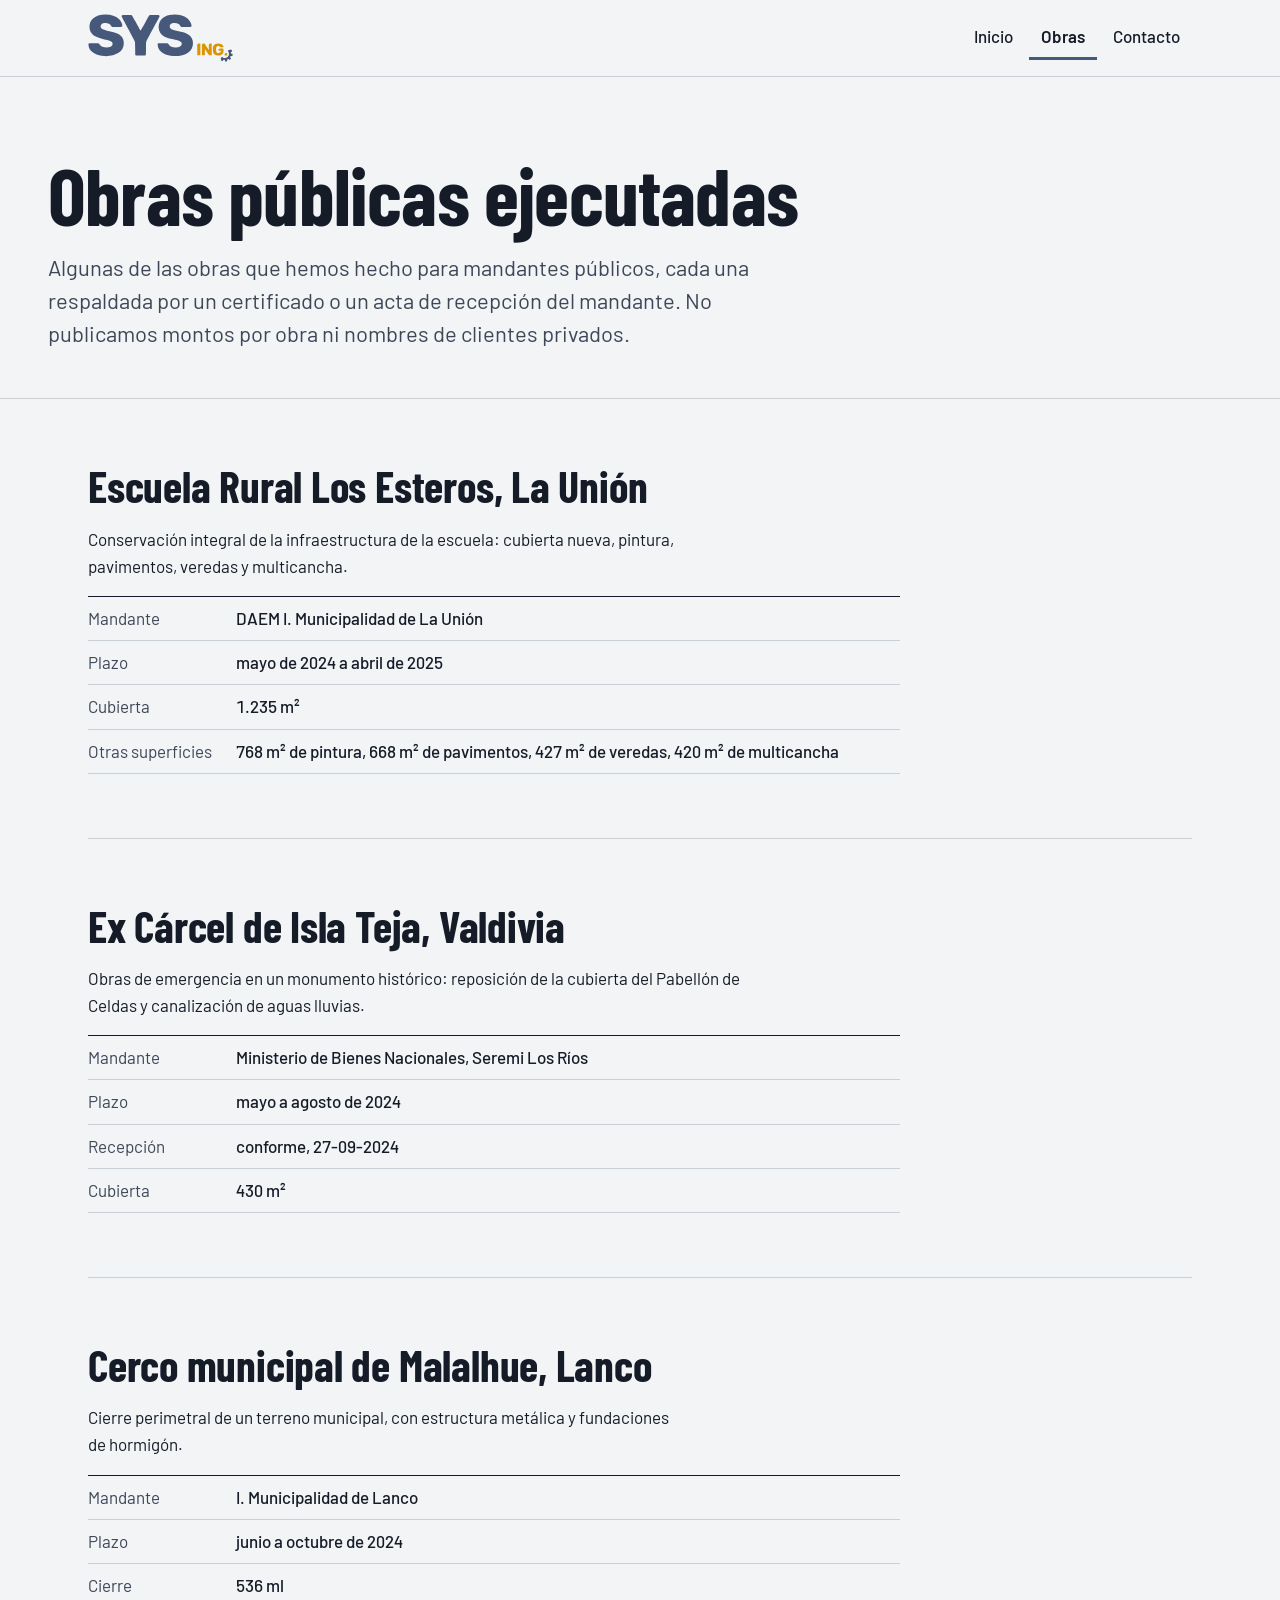
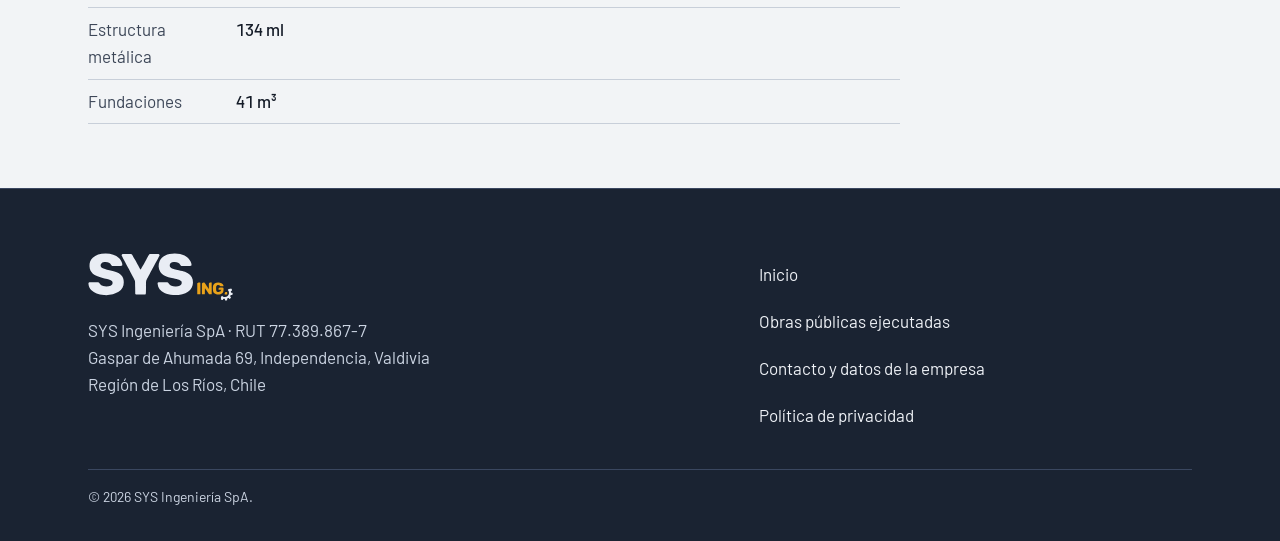
<file: obras.html>
<!doctype html>
<html lang="es-CL">
<head>
<meta charset="utf-8">
<meta name="viewport" content="width=device-width,initial-scale=1">
<title>Obras públicas ejecutadas | SYS Ingeniería SpA</title>
<meta name="description" content="Algunas obras públicas ejecutadas por SYS Ingeniería SpA en Los Ríos y Los Lagos: escuelas, cubiertas, cierres, salud y calefacción, con ID de licitación.">
<meta name="robots" content="index,follow">
<meta name="theme-color" content="#F2F4F6" media="(prefers-color-scheme: light)">
<meta name="theme-color" content="#10151D" media="(prefers-color-scheme: dark)">
<link rel="canonical" href="https://sysing.cl/obras.html">
<link rel="icon" href="assets/img/favicon.svg" type="image/svg+xml">
<link rel="icon" href="assets/img/favicon-32.png" sizes="32x32" type="image/png">
<link rel="apple-touch-icon" href="assets/img/apple-touch-icon.png">
<link rel="preload" href="assets/fonts/barlow-condensed-700.woff2" as="font" type="font/woff2" crossorigin>
<link rel="preload" href="assets/fonts/barlow-400.woff2" as="font" type="font/woff2" crossorigin>
<link rel="stylesheet" href="assets/css/sitio.css">
<meta property="og:type" content="website">
<meta property="og:locale" content="es_CL">
<meta property="og:site_name" content="SYS Ingeniería SpA">
<meta property="og:title" content="Obras públicas ejecutadas | SYS Ingeniería SpA">
<meta property="og:description" content="Algunas obras públicas ejecutadas por SYS Ingeniería SpA en Los Ríos y Los Lagos: escuelas, cubiertas, cierres, salud y calefacción, con ID de licitación.">
<meta property="og:url" content="https://sysing.cl/obras.html">
<meta property="og:image" content="https://sysing.cl/assets/img/og-image.png">
<meta property="og:image:width" content="1200">
<meta property="og:image:height" content="630">
<meta property="og:image:alt" content="Logo de SYS Ingeniería SpA junto a un dibujo técnico de una cercha">
<meta name="twitter:card" content="summary_large_image">
</head>
<body style="font-variant-numeric:tabular-nums lining-nums">
<a class="salto" href="#contenido">Saltar al contenido</a>
<header class="cab">
  <div class="wrap">
    <a class="logo" href="index.html" aria-label="SYS Ingeniería SpA, inicio">
      <picture><source media="(prefers-color-scheme: dark)" srcset="assets/img/logo-sys-oscuro.svg"><img src="assets/img/logo-sys.svg" width="145" height="48" alt="SYS Ingeniería SpA"></picture>
    </a>
    <nav class="nav" aria-label="Principal"><a href="index.html">Inicio</a><a href="obras.html" aria-current="page">Obras</a><a href="contacto.html">Contacto</a></nav>
  </div>
</header>
<main id="contenido">
<section class="titulo">
  <div class="wrap">
    <h1>Obras públicas ejecutadas</h1>
    <p class="lead">Algunas de las obras que hemos hecho para mandantes públicos, cada una respaldada por un certificado o un acta de recepción del mandante. No publicamos montos por obra ni nombres de clientes privados.</p>
  </div>
</section>

<div class="wrap">

  <article class="obra-dest" aria-labelledby="o-esteros">
    <div class="tx">
      <h2 id="o-esteros" style="font-size:clamp(2rem,4vw,2.75rem)">Escuela Rural Los Esteros, La Unión</h2>
      <p>Conservación integral de la infraestructura de la escuela: cubierta nueva, pintura, pavimentos, veredas y multicancha.</p>
      <dl class="hechos">
        <div><dt>Mandante</dt><dd>DAEM I. Municipalidad de La Unión</dd></div>
        <div><dt>Plazo</dt><dd>mayo de 2024 a abril de 2025</dd></div>
        <div><dt>Cubierta</dt><dd>1.235 m²</dd></div>
        <div><dt>Otras superficies</dt><dd>768 m² de pintura, 668 m² de pavimentos, 427 m² de veredas, 420 m² de multicancha</dd></div>
      </dl>
    </div>
    <!-- FOTO-PENDIENTE-ALEX (Escuela Rural Los Esteros): cuando haya foto real de la obra, agregar aquí, dentro de este mismo bloque:
     <figure class="fig"><img src="assets/img/obras/ARCHIVO.webp" width="1200" height="800" alt="DESCRIPCIÓN" loading="lazy"><figcaption>Obra terminada, año. Foto: SYS Ingeniería SpA</figcaption></figure>
     Solo fotos propias de esa obra. Nunca fotos de otras obras ni de stock. -->
  </article>

  <article class="obra-dest inv" aria-labelledby="o-isla">
    <div class="tx">
      <h2 id="o-isla" style="font-size:clamp(2rem,4vw,2.75rem)">Ex Cárcel de Isla Teja, Valdivia</h2>
      <p>Obras de emergencia en un monumento histórico: reposición de la cubierta del Pabellón de Celdas y canalización de aguas lluvias.</p>
      <dl class="hechos">
        <div><dt>Mandante</dt><dd>Ministerio de Bienes Nacionales, Seremi Los Ríos</dd></div>
        <div><dt>Plazo</dt><dd>mayo a agosto de 2024</dd></div>
        <div><dt>Recepción</dt><dd>conforme, 27-09-2024</dd></div>
        <div><dt>Cubierta</dt><dd>430 m²</dd></div>
      </dl>
    </div>
    <!-- FOTO-PENDIENTE-ALEX (Ex Cárcel Isla Teja): cuando haya foto real de la obra, agregar aquí, dentro de este mismo bloque:
     <figure class="fig"><img src="assets/img/obras/ARCHIVO.webp" width="1200" height="800" alt="DESCRIPCIÓN" loading="lazy"><figcaption>Obra terminada, año. Foto: SYS Ingeniería SpA</figcaption></figure>
     Solo fotos propias de esa obra. Nunca fotos de otras obras ni de stock. -->
  </article>

  <article class="obra-dest" aria-labelledby="o-malalhue" style="border-bottom:0">
    <div class="tx">
      <h2 id="o-malalhue" style="font-size:clamp(2rem,4vw,2.75rem)">Cerco municipal de Malalhue, Lanco</h2>
      <p>Cierre perimetral de un terreno municipal, con estructura metálica y fundaciones de hormigón.</p>
      <dl class="hechos">
        <div><dt>Mandante</dt><dd>I. Municipalidad de Lanco</dd></div>
        <div><dt>Plazo</dt><dd>junio a octubre de 2024</dd></div>
        <div><dt>Cierre</dt><dd>536 ml</dd></div>
        <div><dt>Estructura metálica</dt><dd>134 ml</dd></div>
        <div><dt>Fundaciones</dt><dd>41 m³</dd></div>
      </dl>
    </div>
    <!-- FOTO-PENDIENTE-ALEX (Cerco Malalhue): cuando haya foto real de la obra, agregar aquí, dentro de este mismo bloque:
     <figure class="fig"><img src="assets/img/obras/ARCHIVO.webp" width="1200" height="800" alt="DESCRIPCIÓN" loading="lazy"><figcaption>Obra terminada, año. Foto: SYS Ingeniería SpA</figcaption></figure>
     Solo fotos propias de esa obra. Nunca fotos de otras obras ni de stock. -->
  </article>
</div>


</main>
<footer class="pie">
  <div class="wrap">
    <div>
      <img src="assets/img/logo-sys-oscuro.svg" width="145" height="48" alt="SYS Ingeniería SpA">
      <address>SYS Ingeniería SpA · RUT 77.389.867-7<br>Gaspar de Ahumada 69, Independencia, Valdivia<br>Región de Los Ríos, Chile</address>
    </div>
    <nav aria-label="Pie de página"><ul>
      <li><a href="index.html">Inicio</a></li>
      <li><a href="obras.html">Obras públicas ejecutadas</a></li>
      <li><a href="contacto.html">Contacto y datos de la empresa</a></li>
      <li><a href="privacidad.html">Política de privacidad</a></li>
    </ul></nav>
    <p class="legal">© 2026 SYS Ingeniería SpA.</p>
  </div>
</footer>
</body>
</html>
</file>
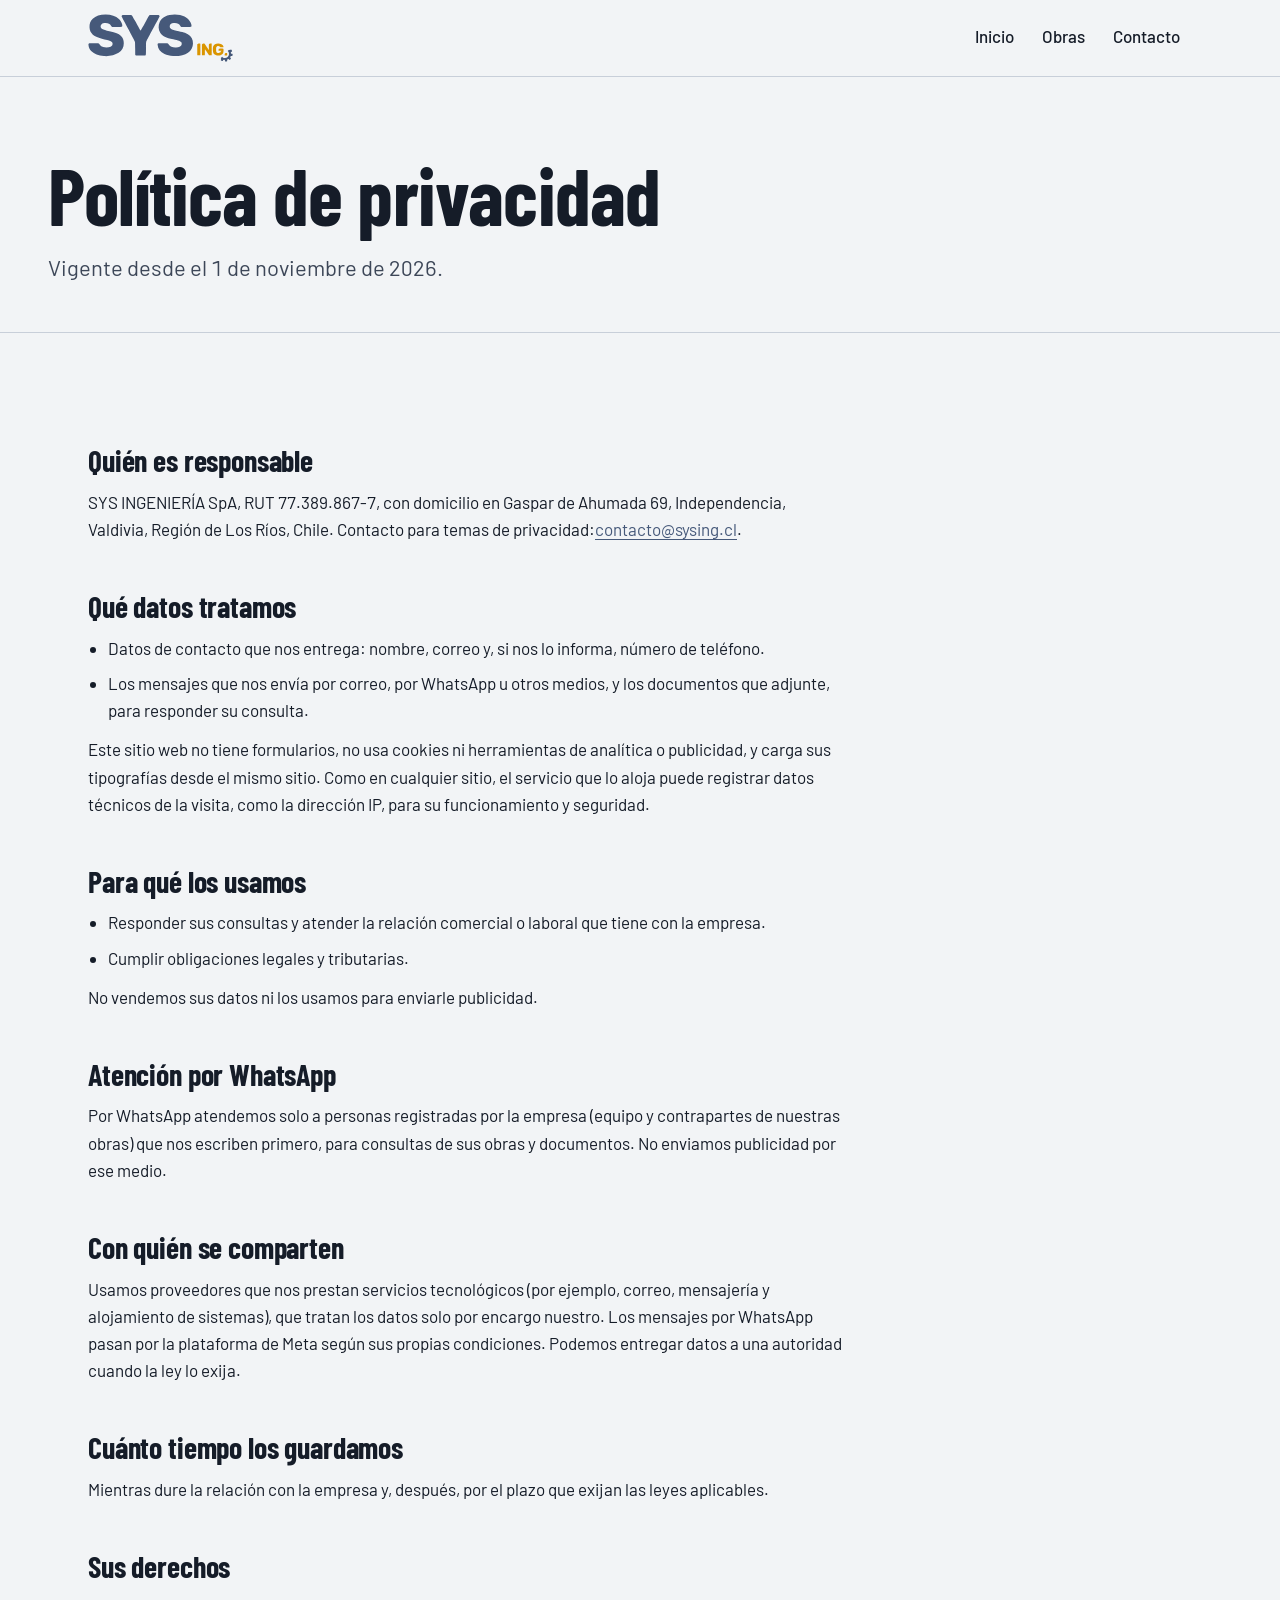
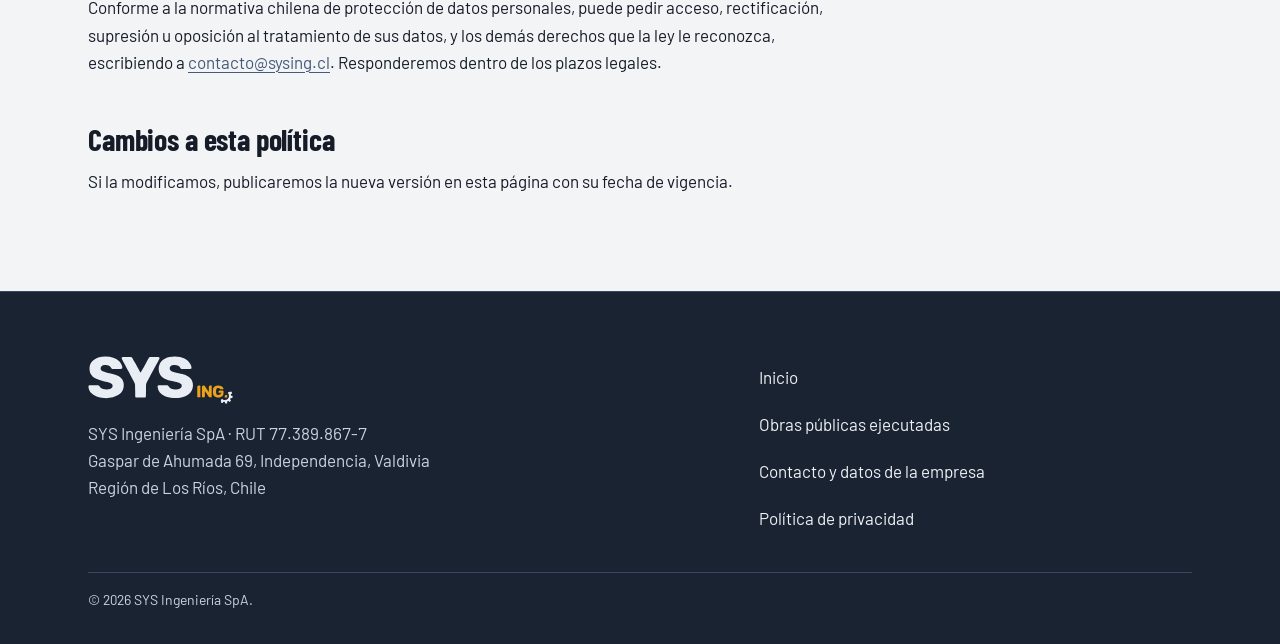
<file: privacidad.html>
<!doctype html>
<html lang="es-CL">
<head>
<meta charset="utf-8">
<meta name="viewport" content="width=device-width,initial-scale=1">
<title>Política de privacidad | SYS Ingeniería SpA</title>
<meta name="description" content="Política de privacidad de SYS INGENIERÍA SpA: qué datos tratamos, para qué, con quién se comparten y cómo ejercer sus derechos.">
<meta name="robots" content="index,follow">
<meta name="theme-color" content="#F2F4F6" media="(prefers-color-scheme: light)">
<meta name="theme-color" content="#10151D" media="(prefers-color-scheme: dark)">
<link rel="canonical" href="https://sysing.cl/privacidad.html">
<link rel="icon" href="assets/img/favicon.svg" type="image/svg+xml">
<link rel="icon" href="assets/img/favicon-32.png" sizes="32x32" type="image/png">
<link rel="apple-touch-icon" href="assets/img/apple-touch-icon.png">
<link rel="preload" href="assets/fonts/barlow-condensed-700.woff2" as="font" type="font/woff2" crossorigin>
<link rel="preload" href="assets/fonts/barlow-400.woff2" as="font" type="font/woff2" crossorigin>
<link rel="stylesheet" href="assets/css/sitio.css">
<meta property="og:type" content="website">
<meta property="og:locale" content="es_CL">
<meta property="og:site_name" content="SYS Ingeniería SpA">
<meta property="og:title" content="Política de privacidad | SYS Ingeniería SpA">
<meta property="og:description" content="Política de privacidad de SYS INGENIERÍA SpA: qué datos tratamos, para qué, con quién se comparten y cómo ejercer sus derechos.">
<meta property="og:url" content="https://sysing.cl/privacidad.html">
<meta property="og:image" content="https://sysing.cl/assets/img/og-image.png">
<meta property="og:image:width" content="1200">
<meta property="og:image:height" content="630">
<meta property="og:image:alt" content="Logo de SYS Ingeniería SpA junto a un dibujo técnico de una cercha">
<meta name="twitter:card" content="summary_large_image">
</head>
<body style="font-variant-numeric:tabular-nums lining-nums">
<a class="salto" href="#contenido">Saltar al contenido</a>
<header class="cab">
  <div class="wrap">
    <a class="logo" href="index.html" aria-label="SYS Ingeniería SpA, inicio">
      <picture><source media="(prefers-color-scheme: dark)" srcset="assets/img/logo-sys-oscuro.svg"><img src="assets/img/logo-sys.svg" width="145" height="48" alt="SYS Ingeniería SpA"></picture>
    </a>
    <nav class="nav" aria-label="Principal"><a href="index.html">Inicio</a><a href="obras.html">Obras</a><a href="contacto.html">Contacto</a></nav>
  </div>
</header>
<main id="contenido">
<section class="titulo">
  <div class="wrap">
    <h1>Política de privacidad</h1>
    <p class="lead">Vigente desde el 1 de noviembre de 2026.</p>
  </div>
</section>
<div class="wrap">
<div class="legal-doc">
  <h2>Quién es responsable</h2>
  <p>SYS INGENIERÍA SpA, RUT 77.389.867-7, con domicilio en Gaspar de Ahumada 69, Independencia, Valdivia, Región de Los Ríos, Chile. Contacto para temas de privacidad:<a href="mailto:contacto@sysing.cl">contacto@sysing.cl</a>.</p>

  <h2>Qué datos tratamos</h2>
  <ul>
    <li>Datos de contacto que nos entrega: nombre, correo y, si nos lo informa, número de teléfono.</li>
    <li>Los mensajes que nos envía por correo, por WhatsApp u otros medios, y los documentos que adjunte, para responder su consulta.</li>
  </ul>
  <p>Este sitio web no tiene formularios, no usa cookies ni herramientas de analítica o publicidad, y carga sus tipografías desde el mismo sitio. Como en cualquier sitio, el servicio que lo aloja puede registrar datos técnicos de la visita, como la dirección IP, para su funcionamiento y seguridad.</p>

  <h2>Para qué los usamos</h2>
  <ul>
    <li>Responder sus consultas y atender la relación comercial o laboral que tiene con la empresa.</li>
    <li>Cumplir obligaciones legales y tributarias.</li>
  </ul>
  <p>No vendemos sus datos ni los usamos para enviarle publicidad.</p>

  <h2>Atención por WhatsApp</h2>
  <p>Por WhatsApp atendemos solo a personas registradas por la empresa (equipo y contrapartes de nuestras obras) que nos escriben primero, para consultas de sus obras y documentos. No enviamos publicidad por ese medio.</p>

  <h2>Con quién se comparten</h2>
  <p>Usamos proveedores que nos prestan servicios tecnológicos (por ejemplo, correo, mensajería y alojamiento de sistemas), que tratan los datos solo por encargo nuestro. Los mensajes por WhatsApp pasan por la plataforma de Meta según sus propias condiciones. Podemos entregar datos a una autoridad cuando la ley lo exija.</p>

  <h2>Cuánto tiempo los guardamos</h2>
  <p>Mientras dure la relación con la empresa y, después, por el plazo que exijan las leyes aplicables.</p>

  <h2>Sus derechos</h2>
  <p>Conforme a la normativa chilena de protección de datos personales, puede pedir acceso, rectificación, supresión u oposición al tratamiento de sus datos, y los demás derechos que la ley le reconozca, escribiendo a <a href="mailto:contacto@sysing.cl">contacto@sysing.cl</a>. Responderemos dentro de los plazos legales.</p>
  <!-- PENDIENTE-ALEX: pedir revisión del bufete a esta política (Ley 19.628 y Ley 21.719) antes de publicar; no está redactada por abogado. -->

  <h2>Cambios a esta política</h2>
  <p>Si la modificamos, publicaremos la nueva versión en esta página con su fecha de vigencia.</p>
</div>
</div>
</main>
<footer class="pie">
  <div class="wrap">
    <div>
      <img src="assets/img/logo-sys-oscuro.svg" width="145" height="48" alt="SYS Ingeniería SpA">
      <address>SYS Ingeniería SpA · RUT 77.389.867-7<br>Gaspar de Ahumada 69, Independencia, Valdivia<br>Región de Los Ríos, Chile</address>
    </div>
    <nav aria-label="Pie de página"><ul>
      <li><a href="index.html">Inicio</a></li>
      <li><a href="obras.html">Obras públicas ejecutadas</a></li>
      <li><a href="contacto.html">Contacto y datos de la empresa</a></li>
      <li><a href="privacidad.html">Política de privacidad</a></li>
    </ul></nav>
    <p class="legal">© 2026 SYS Ingeniería SpA.</p>
  </div>
</footer>
</body>
</html>
</file>
<file: assets/css/sitio.css>
/* SYS Ingeniería SpA · sitio estático
   Tipografías alojadas en el sitio: Barlow y Barlow Condensed (Jeremy Tribby), licencia SIL OFL 1.1, ver /assets/fonts/OFL.txt */

@font-face{font-family:"Barlow";font-style:normal;font-weight:400;font-display:swap;src:url("../fonts/barlow-400.woff2") format("woff2")}
@font-face{font-family:"Barlow";font-style:normal;font-weight:500;font-display:swap;src:url("../fonts/barlow-500.woff2") format("woff2")}
@font-face{font-family:"Barlow";font-style:normal;font-weight:600;font-display:swap;src:url("../fonts/barlow-600.woff2") format("woff2")}
@font-face{font-family:"Barlow Condensed";font-style:normal;font-weight:600;font-display:swap;src:url("../fonts/barlow-condensed-600.woff2") format("woff2")}
@font-face{font-family:"Barlow Condensed";font-style:normal;font-weight:700;font-display:swap;src:url("../fonts/barlow-condensed-700.woff2") format("woff2")}

:root{
  color-scheme:light dark;
  /* papel de plano (claro) */
  --bg:#F2F4F6;
  --surface:#FFFFFF;
  --surface-2:#E7EBF0;
  --ink:#151C28;
  --muted:#3D4758;
  --line:#C8CFD9;
  --primary:#46597A;       /* pizarra del logo */
  --accent:#DA9500;        /* mostaza del logo: solo relleno */
  --accent-line:#9A6600;   /* mostaza oscurecida para trazos finos sobre papel claro */
  --on-accent:#151C28;
  --band-bg:#1A2332;
  --band-ink:#EEF1F6;
  --band-muted:#CBD4E2;
  --band-line:#3A4760;
  --grid:rgba(70,89,122,.07);

  --font-display:"Barlow Condensed","Arial Narrow",Arial,sans-serif;
  --font-text:"Barlow",system-ui,-apple-system,"Segoe UI",Roboto,sans-serif;

  --r-sm:2px;
  --r-md:4px;
  --s1:4px;--s2:8px;--s3:12px;--s4:16px;--s5:24px;--s6:32px;--s7:48px;--s8:64px;--s9:96px;--s10:128px;
  --ease:cubic-bezier(.4,0,.2,1);
}
@media (prefers-color-scheme:dark){
  :root{
    --bg:#10151D;
    --surface:#171E29;
    --surface-2:#1F2836;
    --ink:#E9EDF4;
    --muted:#CAD3E0;
    --line:#2E3A4E;
    --primary:#C0CFEA;
    --accent:#E9A21A;
    --accent-line:#E9A21A;
    --on-accent:#151C28;
    --band-bg:#0A0E14;
    --band-ink:#E9EDF4;
    --band-muted:#CAD3E0;
    --band-line:#2A3548;
    --grid:rgba(157,178,214,.06);
  }
}

*,*::before,*::after{box-sizing:border-box}
html{-webkit-text-size-adjust:100%;text-size-adjust:100%;scroll-padding-top:88px}
body{margin:0;background:var(--bg);color:var(--ink);font:400 1.0625rem/1.6 var(--font-text);font-variant-numeric:tabular-nums lining-nums;text-rendering:optimizeLegibility;overflow-wrap:break-word}
img,svg{max-width:100%;height:auto;display:block}
::selection{background:var(--accent);color:var(--on-accent)}
a{color:var(--primary);text-decoration-thickness:1px;text-underline-offset:.2em}
a:hover{text-decoration-thickness:2px}
:focus-visible{outline:3px solid var(--primary);outline-offset:3px;border-radius:var(--r-sm)}
.banda :focus-visible,.pie :focus-visible{outline-color:var(--band-ink)}
:root{scrollbar-color:var(--primary) var(--bg)}

.salto{position:absolute;left:var(--s4);top:-80px;background:var(--surface);color:var(--ink);padding:var(--s3) var(--s4);border:2px solid var(--ink);z-index:20}
.salto:focus{top:var(--s4)}

.wrap{width:100%;max-width:1200px;margin-inline:auto;padding-inline:clamp(20px,5vw,48px)}
h1,h2,h3{font-family:var(--font-display);margin:0;text-wrap:balance}
h1{font-weight:700;font-size:clamp(2.75rem,8.6vw,5rem);line-height:1.02;letter-spacing:-.01em}
h2{font-weight:700;font-size:clamp(2.125rem,5vw,3.25rem);line-height:1.05;letter-spacing:-.005em}
h3{font-weight:600;font-size:1.5rem;line-height:1.15}
p{margin:0;text-wrap:pretty;max-width:66ch}
.lead{font-size:clamp(1.1875rem,2.2vw,1.375rem);line-height:1.5;color:var(--muted);max-width:60ch}
.small{font-size:.875rem;line-height:1.5;color:var(--muted)}
.num{font-variant-numeric:tabular-nums lining-nums}

/* ---------- cabecera ---------- */
.cab{border-bottom:1px solid var(--line);background:var(--bg)}
.cab .wrap{display:flex;align-items:center;justify-content:space-between;gap:var(--s4);min-height:76px}
.logo{display:block;line-height:0}
.logo img{height:48px;width:auto}
.nav{display:flex;gap:var(--s1)}
.nav a{display:inline-flex;align-items:center;min-height:44px;padding:0 var(--s3);color:var(--ink);text-decoration:none;font-weight:500;font-size:1.0625rem;border-bottom:3px solid transparent}
.nav a:hover{border-bottom-color:var(--line)}
.nav a[aria-current="page"]{border-bottom-color:var(--primary);font-weight:600}

/* ---------- botones ---------- */
.btn{display:inline-flex;align-items:center;justify-content:center;min-height:48px;padding:0 var(--s5);border-radius:var(--r-md);font:600 1.0625rem/1 var(--font-text);text-decoration:none;border:2px solid transparent;cursor:pointer}
.btn-pri{background:var(--accent);color:var(--on-accent)}
.btn-pri:hover{background:color-mix(in srgb,var(--accent) 86%,var(--ink))}
.btn-sec{border-color:var(--primary);color:var(--primary);background:transparent}
.btn-sec:hover{background:var(--surface-2)}
.banda .btn-sec{border-color:var(--band-ink);color:var(--band-ink)}
.banda .btn-sec:hover{background:var(--band-line)}
.acciones{display:flex;flex-wrap:wrap;align-items:center;gap:var(--s3) var(--s5)}
.enlace-fuerte{font-weight:600}

/* ---------- inicio: héroe ---------- */
.hero{padding-top:clamp(40px,7vw,96px);padding-bottom:clamp(48px,7vw,96px)}
.hero .wrap{display:grid;gap:var(--s7);grid-template-columns:minmax(0,1fr);align-items:center}
.hero-txt{grid-column:1/-1;display:grid;gap:var(--s5);align-content:start}
.hero-fig{grid-column:1/-1;margin:0}
@media(min-width:960px){
  .hero-txt{grid-column:1/7}
  .hero-fig{grid-column:7/-1}
}

/* lámina con cajetín */
.lamina{border:1px solid var(--ink);background-color:var(--surface);background-image:linear-gradient(var(--grid) 1px,transparent 1px),linear-gradient(90deg,var(--grid) 1px,transparent 1px);background-size:20px 20px}
.lamina .plano{width:100%;padding:var(--s4) var(--s4) 0}
.cajetin{display:grid;grid-template-columns:1.3fr 1fr;border-top:1px solid var(--ink);background:var(--surface);font-size:.875rem;line-height:1.35}
.cajetin>div{padding:var(--s2) var(--s3);border-left:1px solid var(--ink)}
.cajetin>div:first-child{border-left:0}
.cajetin b{display:block;font-family:var(--font-display);font-weight:700;font-size:1.0625rem;letter-spacing:.01em}
.cajetin span{color:var(--muted)}
.lamina figcaption{padding:var(--s3) var(--s4);border-top:1px solid var(--line);background:var(--surface);color:var(--muted);font-size:.875rem}

/* trazos del dibujo técnico */
.plano text,.mapa text{font-family:var(--font-display);font-weight:600}
.dr-txt{font-size:23px;fill:var(--muted)}
.t-str{fill:none;stroke:var(--primary);stroke-width:2.5;stroke-linecap:square;stroke-linejoin:miter}
.t-thin{fill:none;stroke:var(--primary);stroke-width:1.5;stroke-linecap:square}
.t-cota{fill:none;stroke:var(--muted);stroke-width:1.2}
.t-hatch{fill:none;stroke:var(--muted);stroke-width:1;opacity:.7}
.t-dash{fill:none;stroke:var(--muted);stroke-width:1.5;stroke-dasharray:7 6}
.t-dash2{stroke-width:3}
.t-cover{fill:none;stroke:var(--accent-line);stroke-width:5;stroke-linecap:round;stroke-linejoin:round}
.t-fillink{fill:var(--primary)}
.t-boxfill rect{fill:var(--surface);stroke:var(--primary);stroke-width:2}
/* el único gesto: la cercha se dibuja sola al entrar */
.anim .draw{stroke-dasharray:1;stroke-dashoffset:1;animation:dibujar 1.1s var(--ease) both}
.anim .fade{animation:aparecer .5s var(--ease) both}
.anim .d1{animation-delay:.1s}.anim .d2{animation-delay:.55s}.anim .d3{animation-delay:1.05s}.anim .d4{animation-delay:1.55s}.anim .d5{animation-delay:2.05s}.anim .d6{animation-delay:2.45s}
@keyframes dibujar{to{stroke-dashoffset:0}}
@keyframes aparecer{from{opacity:0}to{opacity:1}}
@media(prefers-reduced-motion:reduce){.anim .draw,.anim .fade{animation:none;stroke-dasharray:none;stroke-dashoffset:0}}

/* ---------- secciones ---------- */
.sec{padding-top:64px;padding-bottom:64px}
.sec-corta{padding-block:clamp(40px,5vw,72px)}
.sec>.wrap>h2{margin-bottom:var(--s5)}
.dos{display:grid;gap:var(--s7) var(--s8);grid-template-columns:minmax(0,1fr)}
.dos>*{grid-column:1/-1}
@media(min-width:960px){
  .dos .a5{grid-column:span 5}.dos .a7{grid-column:span 7}.dos .a6{grid-column:span 6}.dos .a4{grid-column:span 4}.dos .a8{grid-column:span 8}
}
.texto{display:grid;gap:var(--s4);align-content:start}

/* datos de la empresa como cajetín de plano */
.datos{border:1px solid var(--ink);background:var(--surface);margin:0;padding:6px}
.datos div{display:grid;grid-template-columns:minmax(0,7.25rem) 1fr;border-top:1px solid var(--line)}
.datos div:first-child{border-top:0}
.datos div:last-child{border-bottom:0}
.datos dt{padding:var(--s3) var(--s4);background:var(--surface-2);font-family:var(--font-display);font-weight:600;font-size:1.0625rem;letter-spacing:.01em;border-right:1px solid var(--line)}
.datos dd{margin:0;padding:var(--s3) var(--s4);font-weight:500}
.datos dd small{display:block;font-weight:400;color:var(--muted);font-size:.875rem;line-height:1.4}
.datos .grande{font-family:var(--font-display);font-weight:700;font-size:1.5rem;line-height:1.15;letter-spacing:.005em}

/* especialidades: planilla de partidas */
.destacada{display:grid;gap:var(--s6);grid-template-columns:minmax(0,1fr);align-items:center;margin-bottom:var(--s8)}
.destacada>*{grid-column:1/-1}
@media(min-width:960px){.destacada .fig{grid-column:1/7}.destacada .tx{grid-column:8/-1}}
.fig{margin:0}
.fig .lamina .plano{padding:var(--s4)}
.partidas{list-style:none;margin:0;padding:0;border-top:2px solid var(--ink)}
.partidas li{display:grid;gap:var(--s2) var(--s6);grid-template-columns:1fr;padding:var(--s5) 0;border-bottom:1px solid var(--line)}
@media(min-width:760px){.partidas li{grid-template-columns:minmax(0,5fr) minmax(0,7fr)}}
.partidas h3{font-size:1.5rem}
.partidas p{color:var(--muted)}
.partidas .ej{display:block;margin-top:var(--s2);color:var(--ink);font-size:.875rem}
.partidas .ej b{font-weight:600}

/* banda oscura: cifras */
.banda{background:var(--band-bg);color:var(--band-ink)}
.banda .lead,.banda .small,.banda p{color:var(--band-muted)}
.banda a{color:var(--band-ink)}
.cifras{display:grid;gap:var(--s7) var(--s8);grid-template-columns:minmax(0,1fr);align-items:end}
.cifras>*{grid-column:1/-1}
@media(min-width:960px){.cifras .gran{grid-column:1/6}.cifras .tabla{grid-column:7/-1}}
.gran-num{font-family:var(--font-display);font-weight:700;font-size:clamp(7rem,22vw,14rem);line-height:.82;letter-spacing:-.02em;color:var(--band-ink);font-variant-numeric:lining-nums}
.gran-num::after{content:"";display:block;width:.9em;height:.09em;margin-top:.06em;background:var(--accent)}
.gran p{margin-top:var(--s4);font-size:1.375rem;line-height:1.35;color:var(--band-ink);max-width:22ch}
.tabla dl{margin:0;border-top:1px solid var(--band-ink)}
.tabla dl>div{display:grid;grid-template-columns:1fr auto;align-items:baseline;gap:var(--s4);padding:var(--s4) 0;border-bottom:1px solid var(--band-line)}
.tabla dt{color:var(--band-muted)}
.tabla dd{margin:0;font-family:var(--font-display);font-weight:700;font-size:1.875rem;line-height:1;color:var(--band-ink);text-align:right;font-variant-numeric:tabular-nums lining-nums}
.fuente{margin-top:var(--s5);font-size:.875rem;line-height:1.5;color:var(--band-muted);max-width:70ch}

/* mapa */
.mapa{width:100%;max-width:440px;height:auto;margin-inline:auto}
.m-reg{fill:var(--surface-2);stroke:var(--primary);stroke-width:1.2;stroke-linejoin:round}
.m-vec{fill:none;stroke:var(--line);stroke-width:1;stroke-dasharray:3 3}
.m-pt{fill:var(--accent);stroke:var(--ink);stroke-width:1.5}
.m-txt{font-size:17px;fill:var(--ink)}
.m-txt-b{font-size:19px;font-weight:700}
.m-txt-sub{font-size:14px;fill:var(--muted)}
.m-reg-txt{font-size:21px;fill:var(--muted);letter-spacing:.06em}
.m-gear{fill:var(--primary)}
.m-gear-bg{fill:var(--bg);stroke:var(--primary);stroke-width:5}
.marco{background:var(--surface);border:1px solid var(--line);padding:var(--s5)}
.comunas{display:grid;gap:var(--s5);grid-template-columns:repeat(auto-fit,minmax(220px,1fr));margin:var(--s6) 0 0;padding:0}
.comunas div{border-top:2px solid var(--ink);padding-top:var(--s3)}
.comunas dt{font-family:var(--font-display);font-weight:700;font-size:1.375rem}
.comunas dd{margin:var(--s1) 0 0;color:var(--muted)}

/* cómo trabajamos */
.etapas{list-style:none;margin:var(--s7) 0 0;padding:0;display:grid;gap:var(--s6);grid-template-columns:1fr}
@media(min-width:900px){.etapas{grid-template-columns:repeat(3,1fr);gap:var(--s7)}}
.etapas li{position:relative;padding-top:var(--s5);border-top:2px solid var(--ink)}
.etapas li::before{content:"";position:absolute;left:0;top:-9px;width:16px;height:16px;background:var(--bg);border:3px solid var(--ink)}
.etapas h3{margin-bottom:var(--s3)}
.etapas p{color:var(--muted)}
.pares{display:grid;gap:var(--s6) var(--s8);grid-template-columns:1fr;margin-top:var(--s8);padding-top:var(--s7);border-top:1px solid var(--line)}
@media(min-width:900px){.pares{grid-template-columns:1fr 1fr}}
.pares h3{margin-bottom:var(--s3)}
.pares p{color:var(--muted)}

/* cierre */
.cierre h2{max-width:20ch}
.cierre .corre{display:inline-block;margin-top:var(--s5);font-family:var(--font-display);font-weight:700;font-size:clamp(1.75rem,4vw,2.5rem);line-height:1.1;color:var(--band-ink);text-decoration:underline;text-decoration-color:var(--accent);text-decoration-thickness:3px;text-underline-offset:.2em}
.cierre .corre:hover{text-decoration-thickness:5px}

/* pie */
.pie{background:var(--band-bg);color:var(--band-muted);padding-block:var(--s8) var(--s6);border-top:1px solid var(--band-line)}
.pie .wrap{display:grid;gap:var(--s6) var(--s8);grid-template-columns:1fr}
@media(min-width:760px){.pie .wrap{grid-template-columns:1.4fr 1fr}}
.pie img{height:48px;width:auto;margin-bottom:var(--s4)}
.pie address{font-style:normal;line-height:1.6}
.pie a{color:var(--band-ink)}
.pie ul{list-style:none;margin:0;padding:0;display:grid;gap:var(--s1)}
.pie li a{display:inline-block;padding:var(--s2) 0;text-decoration:none}
.pie li a:hover{text-decoration:underline}
.pie .legal{max-width:none;grid-column:1/-1;border-top:1px solid var(--band-line);padding-top:var(--s4);font-size:.875rem}

/* ---------- páginas interiores ---------- */
.titulo{padding-top:clamp(40px,6vw,80px);padding-bottom:var(--s7);border-bottom:1px solid var(--line)}
.titulo .lead{margin-top:var(--s4)}
.obra-dest{display:grid;gap:var(--s6) var(--s8);grid-template-columns:minmax(0,1fr);align-items:center;padding-block:var(--s8);border-bottom:1px solid var(--line)}
.obra-dest>*{grid-column:1/-1}
@media(min-width:960px){
  .obra-dest .fig{grid-column:1/7}.obra-dest .tx{grid-column:8/-1}
  .obra-dest.inv .fig{grid-column:7/-1;grid-row:1}.obra-dest.inv .tx{grid-column:1/6;grid-row:1}
}
.obra-dest .tx{display:grid;gap:var(--s4);align-content:start}
.hechos{margin:0;display:grid;gap:0;border-top:1px solid var(--ink)}
.hechos div{display:grid;grid-template-columns:minmax(0,8.5rem) 1fr;gap:var(--s3);padding:var(--s2) 0;border-bottom:1px solid var(--line)}
.hechos dt{color:var(--muted)}
.hechos dd{margin:0;font-weight:500;font-variant-numeric:tabular-nums lining-nums}
.tabla-obras{width:100%;border-collapse:collapse;margin-top:var(--s6);font-variant-numeric:tabular-nums lining-nums}
.tabla-obras caption{text-align:left;padding-bottom:var(--s3);color:var(--muted)}
.tabla-obras th{font-family:var(--font-display);font-weight:600;font-size:1.0625rem;text-align:left;padding:var(--s3) var(--s3);border-bottom:2px solid var(--ink)}
.tabla-obras td{padding:var(--s4) var(--s3);border-bottom:1px solid var(--line);vertical-align:top}
.tabla-obras .id{display:block;color:var(--muted);font-size:.875rem;margin-top:2px}
.tabla-obras .nom{font-weight:600}
@media(max-width:879px){
  .tabla-obras thead{position:absolute;left:-9999px}
  .tabla-obras,.tabla-obras tbody,.tabla-obras tr,.tabla-obras td{display:block;width:100%}
  .tabla-obras tr{border-bottom:2px solid var(--ink);padding:var(--s4) 0}
  .tabla-obras td{border:0;padding:var(--s1) 0}
  .tabla-obras td::before{content:attr(data-et) ": ";color:var(--muted);font-size:.875rem}
  .tabla-obras td.nom::before{content:""}
}

.contacto-grid{display:grid;gap:var(--s7) var(--s8);grid-template-columns:minmax(0,1fr);padding-block:var(--s8) var(--s9)}
.contacto-grid>*{grid-column:1/-1}
@media(min-width:960px){.contacto-grid .a{grid-column:1/7}.contacto-grid .b{grid-column:8/-1}}
.correo{font-family:var(--font-display);font-weight:700;font-size:clamp(1.75rem,4.5vw,2.5rem);line-height:1.1;word-break:break-word}

/* texto legal */
.legal-doc{max-width:760px;padding-block:var(--s8) var(--s9)}
.legal-doc h2{font-size:1.875rem;margin:var(--s7) 0 var(--s3)}
.legal-doc p,.legal-doc ul{max-width:none}
.legal-doc ul{padding-left:1.25rem;margin:var(--s3) 0}
.legal-doc li{margin-block:var(--s2)}
.legal-doc p+p{margin-top:var(--s3)}

.nf{padding-block:var(--s8) var(--s9);display:grid;gap:var(--s7);grid-template-columns:minmax(0,1fr);align-items:center}
.nf>*{grid-column:1/-1}
@media(min-width:960px){.nf .a{grid-column:1/6}.nf .b{grid-column:7/-1}}
.nf .a{display:grid;gap:var(--s5);align-content:start}

/* engranaje del logo como motivo, solo en el cierre */
.cierre{position:relative;overflow:hidden}
.cierre .wrap{position:relative}
.deco{position:absolute;right:-60px;bottom:-90px;width:min(460px,70vw);height:auto;fill:var(--band-line);opacity:.55;pointer-events:none}

.mapa .m-txt,.mapa .m-reg-txt,.mapa .m-txt-sub{paint-order:stroke;stroke:var(--surface);stroke-width:4px;stroke-linejoin:round}

@media(min-width:960px){.hero .wrap,.dos,.destacada,.cifras,.obra-dest,.contacto-grid,.nf{grid-template-columns:repeat(12,minmax(0,1fr))}}

@media(min-width:600px){.datos div{grid-template-columns:minmax(0,10.5rem) 1fr}}
@media(max-width:600px){.plano .dr-txt{font-size:31px}.plano text{font-size:31px}.deco{width:60vw;opacity:.4}}

/* el aire lateral lo da la sección; el .wrap solo centra */
.sec,.hero,.titulo{padding-left:20px;padding-right:20px}
.sec>.wrap,.hero>.wrap,.titulo>.wrap{padding-left:0;padding-right:0}
@media(min-width:760px){.sec,.hero,.titulo{padding-left:40px;padding-right:40px}.sec{padding-top:88px;padding-bottom:88px}}
@media(min-width:1100px){.sec,.hero,.titulo{padding-left:48px;padding-right:48px}.sec{padding-top:112px;padding-bottom:112px}}

@media(max-width:600px){.tabla-pan{padding:var(--s4) var(--s4) var(--s2)!important}}

/* 01-11-2026: sin dibujos referenciales (decisión de Alex); el texto ocupa el ancho. */
@media(min-width:960px){
  .hero-txt{grid-column:1/10}
  .destacada .tx{grid-column:1/10}
  .obra-dest .tx,.obra-dest.inv .tx{grid-column:1/10;grid-row:auto}
  .nf>*{grid-column:1/10}
}
</file>
